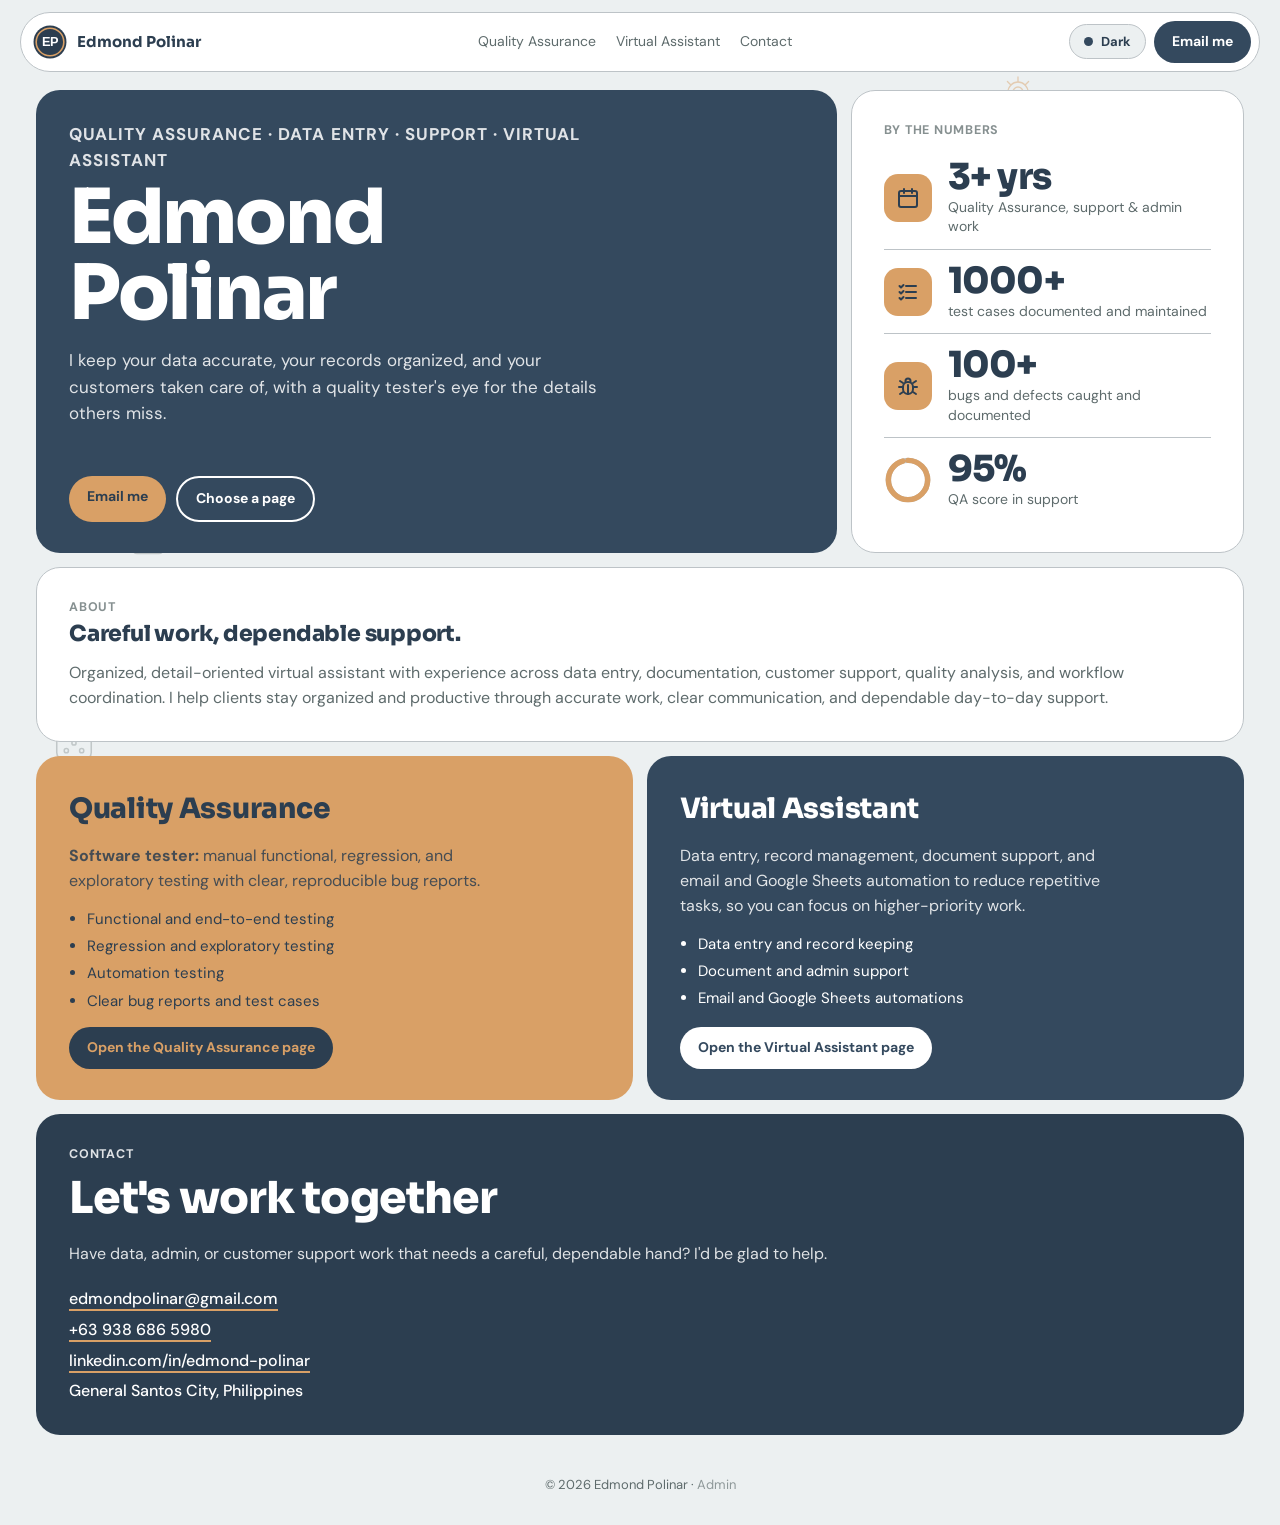
<file: index.html>
<!DOCTYPE html>
<html lang="en">
<head>
<meta charset="UTF-8">
<meta name="viewport" content="width=device-width, initial-scale=1, viewport-fit=cover">
<title>Edmond Polinar — Virtual Assistant</title>
<link rel="icon" type="image/svg+xml" href="favicon.svg">
<link rel="preconnect" href="https://fonts.googleapis.com">
<link rel="preconnect" href="https://fonts.gstatic.com" crossorigin>
<link href="https://fonts.googleapis.com/css2?family=Sora:wght@500;700;800&family=DM+Sans:wght@400;500;700&display=swap" rel="stylesheet">
<style>
:root{
  box-sizing:border-box;
  padding-top:env(safe-area-inset-top,0px);
  padding-bottom:env(safe-area-inset-bottom,0px);
  --page:#ECF0F1; --tile:#FFFFFF; --fg:#2C3E50; --soft:#5E6B6C; --line:#BDC3C7;
  --blue:#34495E; --blue-fg:#FFFFFF; --blue-soft:rgba(255,255,255,.82);
  --yel:#D9A066; --yel-fg:#2C3E50; --yel-soft:#4A3A22;
  --mint:#D5DBDE; --mint-fg:#2C3E50; --mint-soft:#34495E;
  --ink:#2C3E50; --ink-fg:#FFFFFF; --ink-soft:#BDC3C7;
}
@media (prefers-color-scheme: dark){
  :root:not([data-theme="light"]){
    --page:#1B2631; --tile:#2C3E50; --fg:#ECF0F1; --soft:#BDC3C7; --line:#3F5468;
    --blue:#4A6580; --mint:#34495E; --mint-fg:#ECF0F1; --mint-soft:#BDC3C7;
    --ink:#233140; --ink-fg:#FFFFFF; --ink-soft:#BDC3C7;
  }
}
:root[data-theme="dark"]{
  --page:#1B2631; --tile:#2C3E50; --fg:#ECF0F1; --soft:#BDC3C7; --line:#3F5468;
  --blue:#4A6580; --mint:#34495E; --mint-fg:#ECF0F1; --mint-soft:#BDC3C7;
  --ink:#233140; --ink-fg:#FFFFFF; --ink-soft:#BDC3C7;
}
html{scroll-behavior:smooth; scroll-padding-top:84px;}
*{box-sizing:border-box;}
body{margin:0; background:var(--page); color:var(--fg); font-family:'DM Sans',system-ui,sans-serif; line-height:1.55;}
h1,h2,h3,.num{font-family:'Sora',sans-serif;}
a{color:inherit;}
.wrap{max-width:1240px; margin:0 auto; padding:0 16px;}

.nav{position:sticky; top:0; top:env(safe-area-inset-top,0px); z-index:10; padding:12px 16px; padding-top:calc(12px + env(safe-area-inset-top,0px));}
.nav-in{max-width:1240px; margin:0 auto; background:var(--tile); border:1px solid var(--line); border-radius:999px; padding:8px 8px 8px 12px; display:flex; align-items:center; justify-content:space-between; gap:12px;}
.nav b{font-family:'Sora',sans-serif; font-size:15px;}
.nav .brand{display:flex; align-items:center; gap:10px; text-decoration:none; min-width:0;}
.nav .brand img{width:34px; height:34px; flex:none; display:block;}
.nav .brand b{white-space:nowrap;}
.nav .pill{white-space:nowrap;}
@media (max-width:480px){.nav .brand{gap:8px;} .nav .brand img{width:30px; height:30px;} .nav .pill{padding:10px 14px;} .nav-in{gap:8px;}}
.nav .links{display:flex; gap:20px; font-size:14px; color:var(--soft);}
.nav .links a{text-decoration:none;} .nav .links a:hover{color:var(--fg);}
.pill{display:inline-block; text-decoration:none; background:var(--blue); color:var(--blue-fg); font-weight:700; font-size:14px; padding:10px 18px; border-radius:999px;}
.pill.ghost{background:transparent; border:2px solid currentColor;}

.bento{display:grid; grid-template-columns:repeat(6,1fr); gap:14px; padding:6px 0 40px;}
.t{background:var(--tile); border:1px solid var(--line); border-radius:24px; padding:26px; color:var(--fg);}
.t.blue{background:var(--blue); color:var(--blue-fg); border-color:transparent;}
.t.yel{background:var(--yel); color:var(--yel-fg); border-color:transparent;}
.t.mint{background:var(--mint); color:var(--mint-fg); border-color:transparent;}
.t.ink{background:var(--ink); color:var(--ink-fg); border-color:transparent;}
.s2{grid-column:span 2;} .s3{grid-column:span 3;} .s4{grid-column:span 4;} .s6{grid-column:span 6;}
.r2{grid-row:span 2;}
.eyebrow{font-size:12.5px; font-weight:700; letter-spacing:.06em; text-transform:uppercase; margin:0 0 12px; opacity:.75;}

.hero{display:flex; flex-direction:column; justify-content:space-between; min-height:340px;}
.hero h1{font-size:clamp(40px,8vw,76px); line-height:1; letter-spacing:-.03em; font-weight:800; margin:6px 0 16px;}
.hero p{max-width:44ch; font-size:17px; color:var(--blue-soft); margin:0 0 22px;}
.hero .pill{background:var(--yel); color:var(--yel-fg);}
.hero .pill.ghost{background:transparent; color:var(--blue-fg);}
.hero .acts{display:flex; gap:10px; flex-wrap:wrap;}

.stat{display:flex; flex-direction:column; justify-content:flex-end; min-height:160px;}
.num{font-size:clamp(38px,6vw,56px); font-weight:800; line-height:1; letter-spacing:-.03em;}
.stat .cap{font-size:14px; margin-top:8px; opacity:.85;}
.duo{display:grid; grid-template-columns:1fr 1fr; gap:14px;}
.duo .num{font-size:clamp(32px,5vw,44px);}

h2{font-size:22px; font-weight:800; margin:0 0 10px; letter-spacing:-.01em;}
.t p{margin:0; color:var(--soft);} .t.blue p,.t.yel p,.t.mint p,.t.ink p{color:inherit; opacity:.85;}
h3{font-size:16px; font-weight:700; margin:0 0 6px;}
.svc .ic{width:38px; height:38px; border-radius:12px; background:var(--yel); color:var(--yel-fg); display:flex; align-items:center; justify-content:center; font-family:'Sora',sans-serif; font-weight:800; font-size:14px; margin-bottom:14px;}

.flow{display:flex; align-items:center; gap:10px; flex-wrap:wrap; margin-top:18px;}
.step{background:rgba(255,255,255,.14); border:1px solid rgba(255,255,255,.3); border-radius:14px; padding:12px 16px; font-weight:700; font-size:14px;}
.step.end{background:var(--yel); color:var(--yel-fg); border-color:transparent;}
.arrow{font-weight:800; opacity:.7;}

.job{display:grid; grid-template-columns:150px 1fr; gap:6px 24px; padding:22px 0; border-top:1px solid var(--line);}
.job:first-of-type{border-top:none; padding-top:6px;}
.job .when{font-weight:700; font-size:13px; color:var(--blue); letter-spacing:.02em;}
[data-theme="dark"] .job .when{color:#D9A066;}
.job h3{margin:0;} .job .co{font-size:14px; color:var(--soft); margin:2px 0 10px;}
.job ul{margin:0; padding-left:18px; color:var(--soft); font-size:14.5px;} .job li{margin-bottom:6px;}

.chips{display:flex; flex-wrap:wrap; gap:8px; margin-bottom:14px;}
.chip{font-size:13px; font-weight:500; padding:6px 12px; border-radius:999px; background:var(--page); border:1px solid var(--line);}
.grp{font-size:12px; font-weight:700; letter-spacing:.05em; text-transform:uppercase; color:var(--soft); margin:0 0 8px;}
.edu p{margin:0 0 12px;} .edu p b{display:block; color:var(--fg); font-size:14.5px;} .edu p{font-size:13.5px;}

.contact{text-align:left;}
.contact h2{font-size:clamp(28px,5vw,44px); letter-spacing:-.02em;}
.contact .rows{display:grid; gap:6px; margin-top:20px; font-size:16px; font-weight:500;}
.contact a{text-decoration:none; border-bottom:2px solid var(--yel);}
footer{text-align:center; font-size:13px; color:var(--soft); padding:0 0 30px; padding-bottom:calc(30px + env(safe-area-inset-bottom,0px));}
footer a{text-decoration:none; opacity:.65;}
footer a:hover,footer a:focus-visible{opacity:1; text-decoration:underline;}

.theme-btn{display:flex; align-items:center; gap:8px; background:var(--page); border:1px solid var(--line); border-radius:999px; padding:8px 14px; font-family:'DM Sans',sans-serif; font-size:13px; font-weight:700; color:var(--fg); cursor:pointer;}
.theme-btn:hover{opacity:.85;}
.theme-btn .dot{width:9px; height:9px; border-radius:50%; background:var(--blue);}

button.pill{border:0; cursor:pointer; font-family:'DM Sans',sans-serif;}
button.pill.ghost{color:inherit;}

/* Contact modal */
body:has(dialog[open]){overflow:hidden;}
.modal{--err-bg:#FFE3E6; --err-fg:#7A1020; border:1px solid var(--line); border-radius:24px; background:var(--tile); color:var(--fg); padding:0; width:min(520px,calc(100% - 32px)); max-height:calc(100dvh - 32px); overflow:auto; box-shadow:0 24px 60px rgba(44,62,80,.28);}
@media (prefers-color-scheme: dark){:root:not([data-theme="light"]) .modal{--err-bg:#3A1620; --err-fg:#FFB4BE;}}
:root[data-theme="dark"] .modal{--err-bg:#3A1620; --err-fg:#FFB4BE;}
.modal::backdrop{background:rgba(27,38,49,.55); backdrop-filter:blur(3px);}
.modal[open]{animation:pop .18s ease-out;}
@keyframes pop{from{opacity:0; transform:translateY(8px) scale(.98);} to{opacity:1; transform:none;}}
@media (prefers-reduced-motion: reduce){.modal[open]{animation:none;}}
.modal-in{padding:26px;}
.modal-head{display:flex; align-items:flex-start; justify-content:space-between; gap:16px; margin-bottom:6px;}
.modal-head h2{margin:0;}
.modal .eyebrow{margin-bottom:8px;}
.modal .sub{margin:0 0 20px; color:var(--soft); font-size:15px;}
.x-btn{flex:none; width:38px; height:38px; border-radius:50%; border:1px solid var(--line); background:var(--page); color:var(--fg); font-family:'DM Sans',sans-serif; font-size:22px; line-height:1; cursor:pointer; display:flex; align-items:center; justify-content:center;}
.x-btn:hover{opacity:.85;}
.frow{display:grid; grid-template-columns:1fr 1fr; gap:14px;}
.field{display:flex; flex-direction:column; gap:6px; margin-bottom:14px;}
.field label{font-size:12.5px; font-weight:700; letter-spacing:.06em; text-transform:uppercase; color:var(--soft);}
.field input,.field textarea{font:inherit; font-size:15px; color:var(--fg); background:var(--page); border:1px solid var(--line); border-radius:14px; padding:12px 14px; width:100%;}
.field textarea{min-height:130px; resize:vertical;}
.field input::placeholder,.field textarea::placeholder{color:var(--soft); opacity:.7;}
.field input:focus,.field textarea:focus{outline:2px solid var(--blue); outline-offset:1px; border-color:transparent;}
.hp{position:absolute; left:-9999px; width:1px; height:1px; opacity:0;}
.send{width:100%; padding:13px 18px; font-size:15px;}
.send[disabled]{opacity:.6; cursor:progress;}
.form-msg{margin:0 0 14px; padding:12px 14px; border-radius:14px; font-size:14px; font-weight:500; background:var(--err-bg); color:var(--err-fg);}
.form-msg a{text-decoration:none; border-bottom:2px solid var(--yel);}
.sent{background:var(--mint); color:var(--mint-fg); border-radius:18px; padding:24px;}
.sent h3{font-size:20px; margin:0 0 6px;}
.sent p{margin:0 0 18px; color:var(--mint-fg); opacity:.85;}
.sent:focus{outline:none;}

/* Admin sign-in modal */
.admin-modal{width:min(440px,calc(100% - 32px));}
.admin-modal::backdrop{background:rgba(27,38,49,.35); backdrop-filter:blur(7px);}
.admin-modal .modal-in{padding:32px;}
.admin-top{display:flex; align-items:center; justify-content:space-between; gap:16px; margin-bottom:22px;}
.admin-top b{font-family:'Sora',sans-serif; font-size:15px;}
.admin-modal .eyebrow{margin-bottom:10px;}
.admin-modal h2{font-size:30px; letter-spacing:-.02em; margin-bottom:6px;}
.admin-modal .sub{margin:0 0 22px;}
.admin-modal .back{display:inline-block; margin-top:18px; font-size:14px; color:var(--soft); text-decoration:none;}
.admin-modal .back:hover{color:var(--fg);}
.form-msg.info{background:var(--page); color:var(--fg); border:1px solid var(--line);}

/* Featured project tile + case study window */
.feat-stats{display:flex; flex-wrap:wrap; gap:10px 28px; margin:20px 0 22px; padding:0; list-style:none;}
.feat-stats li{font-size:14px; opacity:.95;}
.feat-stats b{font-family:'Sora',sans-serif; font-size:26px; font-weight:800; margin-right:6px;}
.feat-btn{background:var(--yel); color:var(--yel-fg);}
/* Drifting background icons: small work-themed line icons that float slowly across the whole page, behind all content */
.drift{position:fixed; inset:0; z-index:-1; pointer-events:none; overflow:hidden;}
.mi{position:absolute; color:var(--soft); opacity:.3; will-change:transform; animation:var(--path,miA) var(--t,60s) ease-in-out var(--dl,0s) infinite alternate;}
.mi.amb{color:var(--yel); opacity:.45;}
.mi svg{display:block; width:100%; height:100%; fill:none; stroke:currentColor; stroke-width:1.6; stroke-linecap:round; stroke-linejoin:round;}
.mi .in{width:100%; height:100%; animation:miBob var(--d,14s) ease-in-out var(--dl,0s) infinite;}
@keyframes miA{0%{transform:translate(0,0)}33%{transform:translate(32vw,-10vh)}66%{transform:translate(14vw,24vh)}100%{transform:translate(46vw,8vh)}}
@keyframes miB{0%{transform:translate(0,0)}33%{transform:translate(-28vw,14vh)}66%{transform:translate(-10vw,-18vh)}100%{transform:translate(-40vw,6vh)}}
@keyframes miC{0%{transform:translate(0,0)}50%{transform:translate(18vw,28vh)}100%{transform:translate(-14vw,10vh)}}
@keyframes miBob{0%,100%{transform:translateY(0) rotate(-6deg)}50%{transform:translateY(-16px) rotate(7deg)}}
.mi.spin .in{animation:miBob var(--d,14s) ease-in-out var(--dl,0s) infinite, miTurn 40s linear infinite;}
@keyframes miTurn{to{rotate:360deg}}
.mi.dice .in svg{animation:miRoll 9s cubic-bezier(.3,.1,.2,1) var(--dl,0s) infinite;}
@keyframes miRoll{0%,70%{transform:rotate(0)}85%{transform:rotate(380deg) scale(1.08)}100%{transform:rotate(360deg)}}
.mi.tick .in svg path.t{stroke-dasharray:30; stroke-dashoffset:30; animation:miDraw 7s ease-in-out var(--dl,0s) infinite;}
@keyframes miDraw{0%,15%{stroke-dashoffset:30}35%,85%{stroke-dashoffset:0}100%{stroke-dashoffset:30}}
@media (max-width:760px){.mi{opacity:.22}.mi.amb{opacity:.32}.mi.hide-sm{display:none}}
@media (prefers-reduced-motion:reduce){.mi,.mi .in,.mi.dice .in svg,.mi.tick .in svg path.t{animation:none !important;} .mi.tick .in svg path.t{stroke-dashoffset:0;}}

/* Featured project: animated automation demo */
.feat-grid{display:grid; grid-template-columns:minmax(0,1fr) minmax(0,1.05fr); gap:28px; align-items:center;}
@media (max-width:820px){.feat-grid{grid-template-columns:minmax(0,1fr);}}
.feat-btn{position:relative;}
.feat-btn::after{content:""; position:absolute; inset:-4px; border-radius:999px; border:2px solid var(--yel); opacity:0; animation:fxRing 2.8s ease-out infinite; pointer-events:none;}
@keyframes fxRing{0%{transform:scale(.96); opacity:.7}70%,100%{transform:scale(1.12); opacity:0}}
.fx-demo{background:rgba(0,0,0,.16); border:1px solid rgba(255,255,255,.18); border-radius:18px; padding:18px; display:flex; flex-direction:column; gap:16px; min-width:0;}
.fx-top{display:flex; justify-content:space-between; align-items:center; font-size:12px; opacity:.85; gap:8px;}
.fx-live{display:flex; align-items:center; gap:6px; font-weight:700; letter-spacing:.06em; text-transform:uppercase;}
.fx-live i{width:8px; height:8px; border-radius:50%; background:#7FD1A0; animation:fxBlink 1.4s ease-in-out infinite;}
@keyframes fxBlink{50%{opacity:.25}}
.fx-replay{background:transparent; color:inherit; border:1px solid rgba(255,255,255,.35); border-radius:99px; padding:3px 10px; font:inherit; font-size:12px; cursor:pointer;}
.fx-replay:focus-visible,.feat-btn:focus-visible{outline:3px solid var(--yel); outline-offset:3px;}
.fx-flow{display:grid; grid-template-columns:1fr 28px 1fr 28px 1fr; align-items:center;}
.fx-step{background:rgba(255,255,255,.12); border:1px solid rgba(255,255,255,.28); border-radius:14px; padding:12px 10px; font-weight:700; font-size:13.5px; text-align:center; display:flex; flex-direction:column; align-items:center; gap:8px; transition:background .35s,transform .35s,border-color .35s;}
.fx-dot{width:22px; height:22px; border-radius:50%; border:2px solid rgba(255,255,255,.5); display:grid; place-items:center; font-size:12px; transition:all .35s;}
.fx-step.now{background:rgba(255,255,255,.26); transform:translateY(-3px); border-color:#fff;}
.fx-step.now .fx-dot{border-color:var(--yel); border-top-color:transparent; animation:fxSpin .8s linear infinite;}
.fx-step.done .fx-dot{background:#7FD1A0; border-color:#7FD1A0; color:#14301F;}
.fx-step.done .fx-dot::before{content:"\2713";}
.fx-step.last.done{background:var(--yel); color:var(--yel-fg); border-color:transparent;}
@keyframes fxSpin{to{transform:rotate(360deg)}}
.fx-link{height:3px; background:rgba(255,255,255,.22); border-radius:3px; position:relative; overflow:hidden;}
.fx-link i{position:absolute; inset:0 auto 0 0; width:0; background:var(--yel); transition:width .7s ease;}
.fx-flow[data-s="1"] .l1 i,.fx-flow[data-s="2"] .l1 i,.fx-flow[data-s="3"] .l1 i,.fx-flow[data-s="4"] .l1 i{width:100%;}
.fx-flow[data-s="2"] .l2 i,.fx-flow[data-s="3"] .l2 i,.fx-flow[data-s="4"] .l2 i{width:100%;}
@media (max-width:520px){
  .fx-flow{grid-template-columns:1fr; gap:6px;}
  .fx-link{height:22px; width:3px; justify-self:center;}
  .fx-link i{width:100%; height:0; transition:height .7s ease;}
  .fx-flow[data-s="1"] .l1 i,.fx-flow[data-s="2"] .l1 i,.fx-flow[data-s="3"] .l1 i,.fx-flow[data-s="4"] .l1 i{height:100%;}
  .fx-flow[data-s="2"] .l2 i,.fx-flow[data-s="3"] .l2 i,.fx-flow[data-s="4"] .l2 i{height:100%;}
}
.fx-sheet{background:var(--tile); color:var(--fg); border-radius:12px; overflow:hidden; font-size:13px; font-variant-numeric:tabular-nums;}
.fx-sheet-h{display:flex; align-items:center; gap:8px; padding:8px 12px; background:var(--mint); color:var(--mint-fg); font-weight:700; font-size:12px;}
.fx-sheet-h i{width:10px; height:14px; border-radius:2px; background:#4CA36F; display:inline-block;}
.fx-rows{height:114px; overflow:hidden; position:relative;}
.fx-list{will-change:transform;}
.fx-list.shift{animation:fxShift .55s cubic-bezier(.2,.8,.2,1) both;}
@keyframes fxShift{from{transform:translateY(-38px)}to{transform:none}}
.fx-row{display:grid; grid-template-columns:1.1fr 1fr .9fr; gap:8px; padding:0 12px; height:38px; align-items:center; border-top:1px solid var(--line); overflow:hidden;}
.fx-row.head{height:auto; padding:8px 12px; font-size:11px; font-weight:700; letter-spacing:.05em; text-transform:uppercase; color:var(--soft); border-top:0;}
.fx-row.new{animation:fxFlash 2.2s ease-out .15s both;}
@keyframes fxFlash{0%,35%{background:color-mix(in srgb,var(--yel) 55%,transparent)}100%{background:transparent}}
.fx-cap{font-size:12px; opacity:.7; margin:0; text-align:right;}
@media (prefers-reduced-motion:reduce){
  .feat-btn::after,.fx-live i,.fx-step.now .fx-dot,.fx-row.new,.fx-list.shift{animation:none;}
  .fx-step,.fx-link i{transition:none;}
}


.cs-modal{width:min(1040px,calc(100% - 32px)); background:var(--page);}
.cs-in{padding:0 18px 20px; outline:none;}
.cs-bar{position:sticky; top:0; z-index:5; display:flex; align-items:center; justify-content:space-between; gap:12px; background:var(--page); padding:14px 0 12px;}
.cs-now{min-width:0;}
.cs-now small{display:block; font-size:11px; letter-spacing:.06em; text-transform:uppercase; font-weight:700; color:var(--soft);}
.cs-now b{display:block; font-family:'Sora',sans-serif; font-size:17px; font-weight:800; white-space:nowrap; overflow:hidden; text-overflow:ellipsis;}
.cs-act{display:flex; gap:8px; align-items:center; flex:none;}
.cs-act .pill{padding:9px 16px; font-size:13px;}
.cs-stage{position:relative;}
.cs-slide{display:none; animation:csIn .35s ease;}
.cs-slide.is-on{display:block;}
@keyframes csIn{from{opacity:0; transform:translateY(8px);} to{opacity:1; transform:none;}}
/* CRM tile: modules light up one by one */
.crm-split{display:grid; grid-template-columns:minmax(0,1fr) minmax(0,1fr); gap:28px; align-items:center;}
.crm-mods{display:grid; gap:8px; background:var(--tile); border:1px solid var(--line); border-radius:18px; padding:14px;}
.crm-mod{display:grid; grid-template-columns:28px 1fr; gap:10px; align-items:center; border:1px solid var(--line); border-radius:12px; padding:6px 10px; background:var(--tile); transition:background .35s,border-color .35s,transform .35s;}
.crm-mod svg{width:20px; height:20px; fill:none; stroke:var(--soft); stroke-width:1.8; stroke-linecap:round; stroke-linejoin:round; transition:stroke .35s;}
.crm-mod b{display:block; font-size:13px;}
.crm-mod span{display:block; color:var(--soft); font-size:12px; line-height:1.35; min-height:2.7em; opacity:0; transition:opacity .35s;}
.crm-mod.on{background:color-mix(in srgb,var(--yel) 22%,var(--tile)); border-color:var(--yel); transform:translateX(4px);}
.crm-mod.on svg{stroke:var(--fg);}
.crm-mod.on span{opacity:1;}
#crmChips .chip{transition:background .35s,color .35s,border-color .35s;}
#crmChips .chip.on{background:var(--blue); color:#fff; border-color:transparent;}
@media (max-width:820px){.crm-split{grid-template-columns:minmax(0,1fr);} .crm-mod.on{transform:none;}}
@media (prefers-reduced-motion:reduce){.crm-mod,#crmChips .chip,.crm-mod span{transition:none;}}
/* Expandable screenshots in the CRM walkthrough */
#crmModal .cs-media:has(img),#sdModal .cs-media:has(img){position:relative;}
#crmModal .cs-media img,#sdModal .cs-media img{cursor:zoom-in;}
.zm-hint{position:absolute; right:10px; bottom:10px; width:30px; height:30px; border-radius:50%; background:rgba(44,62,80,.72); display:grid; place-items:center; pointer-events:none;}
.zm-hint svg{width:16px; height:16px; fill:none; stroke:#fff; stroke-width:2; stroke-linecap:round; stroke-linejoin:round;}
.zm{border:0; padding:0; background:transparent; width:100vw; max-width:100vw; height:100dvh; max-height:100dvh; overflow:hidden; color:#fff;}
.zm::backdrop{background:rgba(27,38,49,.86); backdrop-filter:blur(4px);}
.zm-in{width:100%; height:100%; display:grid; place-items:center; padding:max(56px,env(safe-area-inset-top,0px)) max(16px,env(safe-area-inset-right,0px)) max(24px,env(safe-area-inset-bottom,0px)) max(16px,env(safe-area-inset-left,0px)); cursor:zoom-out;}
.zm img{max-width:100%; max-height:100%; object-fit:contain; border-radius:12px; box-shadow:0 24px 60px rgba(0,0,0,.45);}
.zm-x{position:absolute; top:max(12px,env(safe-area-inset-top,0px)); right:max(12px,env(safe-area-inset-right,0px)); width:40px; height:40px; border-radius:50%; border:1px solid rgba(255,255,255,.4); background:rgba(44,62,80,.7); color:#fff; font-size:22px; line-height:1; cursor:pointer;}
.zm-x:focus-visible,#crmModal .cs-media img:focus-visible,#sdModal .cs-media img:focus-visible{outline:3px solid var(--yel); outline-offset:3px;}
/* Margin effects: data streams + task checks (wide screens only) */
.edge{position:fixed; top:0; bottom:0; width:calc((100vw - 1240px) / 2); pointer-events:none; z-index:-1; overflow:hidden; display:none;}
.edge.l{left:0;} .edge.r{right:0;}
@media (min-width:1440px){.edge{display:block;}}
.ed-ln{position:absolute; top:0; bottom:0; width:1px; background:var(--line); opacity:.7;}
.ed-dot{position:absolute; left:-2px; top:-10px; width:5px; height:5px; border-radius:50%; background:var(--yel); animation:edFall linear infinite;}
@keyframes edFall{to{transform:translateY(105vh);}}
.ed-chk{position:absolute; left:20%; top:56%; display:flex; flex-direction:column; gap:12px;}
.ed-chk div{display:flex; align-items:center; gap:10px;}
.ed-chk span{width:16px; height:16px; border:1.5px solid var(--soft); border-radius:5px; display:grid; place-items:center; opacity:.55; transition:background .3s,border-color .3s,opacity .3s;}
.ed-chk span::after{content:""; width:8px; height:4px; border-left:2px solid #fff; border-bottom:2px solid #fff; transform:rotate(-45deg) translate(1px,-1px); opacity:0; transition:opacity .2s;}
.ed-chk em{display:block; height:5px; border-radius:5px; background:var(--line); opacity:.8; transition:opacity .3s;}
.ed-chk .done span{background:var(--yel); border-color:var(--yel); opacity:1;}
.ed-chk .done span::after{opacity:1;}
.ed-chk .done em{opacity:.35;}
@media (prefers-reduced-motion:reduce){.ed-dot{display:none;} .ed-chk span,.ed-chk span::after,.ed-chk em{transition:none;}}
/* Margin effects: rising bars, cursor parallax, section tracker */
.ed-bars{position:absolute; right:22%; top:60%; display:flex; align-items:flex-end; gap:7px; height:84px; border-bottom:1.5px solid var(--line);}
.ed-bars i{display:block; width:9px; height:100%; background:var(--blue); opacity:.35; border-radius:3px 3px 0 0; transform-origin:bottom; animation:edGrow ease-in-out infinite alternate;}
.ed-bars i:nth-child(odd){background:var(--yel); opacity:.55;}
@keyframes edGrow{from{transform:scaleY(.22);}to{transform:scaleY(1);}}
.ed-px{position:absolute; transform:translate(calc(var(--mx,0) * var(--d) * 1px),calc(var(--my,0) * var(--d) * 1px)); transition:transform .5s ease-out;}
.ed-px svg{display:block; width:34px; height:34px; fill:none; stroke:var(--soft); stroke-width:1.5; stroke-linecap:round; stroke-linejoin:round; opacity:.5; animation:edBob 7s ease-in-out infinite alternate;}
@keyframes edBob{to{transform:translateY(-10px);}}
.ed-trk{position:absolute; left:12px; top:14vh; height:72vh; width:2px; background:var(--line);}
.ed-trk .tk{position:absolute; left:-3px; width:8px; height:2px; background:var(--soft); opacity:.6;}
.ed-trk .pos{position:absolute; left:-5px; top:0; width:12px; height:12px; border-radius:50%; background:var(--yel); box-shadow:0 0 0 4px color-mix(in srgb,var(--yel) 25%,transparent); transition:top .25s ease-out;}
.ed-trk .lb{position:absolute; left:18px; top:-6px; font-size:11px; font-weight:700; letter-spacing:.05em; text-transform:uppercase; color:var(--soft); white-space:nowrap;}
@media (prefers-reduced-motion:reduce){.ed-bars i,.ed-px svg{animation:none;} .ed-bars i{transform:scaleY(.6);} .ed-px,.ed-trk .pos{transition:none;}}
@media (prefers-reduced-motion: reduce){.cs-slide{animation:none;}}

.cs-grid{display:grid; gap:14px; grid-template-columns:repeat(6,minmax(0,1fr));}
.cs-c{background:var(--tile); color:var(--fg); border:1px solid var(--line); border-radius:24px; padding:24px; grid-column:span 3; min-width:0;}
.cs-w{grid-column:span 6;} .cs-t{grid-column:span 2;} .cs-b{grid-column:span 4;}
.cs-c.cs-blue{background:var(--blue); color:var(--blue-fg); border-color:transparent;}
.cs-c.cs-yel{background:var(--yel); color:var(--yel-fg); border-color:transparent;}
.cs-c.cs-mint{background:var(--mint); color:var(--mint-fg); border-color:transparent;}
.cs-c h1{font-family:'Sora',sans-serif; font-size:clamp(34px,6vw,60px); line-height:1; letter-spacing:-.02em; font-weight:800; margin:0 0 16px; text-wrap:balance;}
.cs-c h2{font-size:clamp(22px,3.2vw,32px); line-height:1.1; letter-spacing:-.01em; margin:0 0 12px; text-wrap:balance;}
.cs-c h3{font-size:17px; margin:10px 0 6px;}
.cs-c p{margin:0 0 10px; color:var(--soft); font-size:15px; line-height:1.55;}
.cs-blue p,.cs-yel p,.cs-mint p{color:inherit; opacity:.9;}
.cs-c .eyebrow{margin-bottom:10px;}
.cs-big{font-family:'Sora',sans-serif; font-size:clamp(40px,6vw,56px); font-weight:800; line-height:1; margin:6px 0 8px; font-variant-numeric:tabular-nums;}
.cs-num{display:inline-grid; place-items:center; width:38px; height:38px; border-radius:12px; background:var(--yel); color:var(--yel-fg); font-family:'Sora',sans-serif; font-weight:800; font-size:14px; font-variant-numeric:tabular-nums; flex:none;}
.cs-row{display:flex; gap:10px; flex-wrap:wrap; margin-top:14px;}
.cs-modal .pill.y{background:var(--yel); color:var(--yel-fg);}
.cs-tags{display:flex; flex-wrap:wrap; gap:8px; margin-top:8px;}
.cs-tag,.cs-c code{font-family:ui-monospace,Menlo,Consolas,monospace; font-size:13px; background:var(--page); color:var(--fg); padding:3px 8px; border-radius:8px;}

.cs-steps{grid-template-columns:repeat(4,minmax(0,1fr));}
.cs-steps .cs-c{grid-column:span 1; padding:20px;}
.cs-steps .cs-c.cs-w{grid-column:span 4;}
.cs-steps .cs-c p{font-size:14px; margin:0;}
.cs-stephead{display:flex; align-items:center; gap:10px; margin-bottom:8px;}
.cs-stephead h3{margin:0;}
.cs-sheetend{display:flex; flex-wrap:wrap; gap:10px 16px; align-items:center; justify-content:space-between;}
.cs-sheetend h3{margin:0;}

.cs-sheet{overflow-x:auto; border:1px solid var(--line); border-radius:14px; margin-top:14px; background:var(--tile);}
.cs-sheet table{border-collapse:collapse; width:100%; min-width:640px; font-size:13px;}
.cs-sheet th,.cs-sheet td{padding:9px 12px; text-align:left; border-bottom:1px solid var(--line); white-space:nowrap;}
.cs-sheet th{font-family:ui-monospace,Menlo,Consolas,monospace; font-size:12px; font-weight:700; background:var(--page); color:var(--fg);}
.cs-sheet td{color:var(--soft); font-family:ui-monospace,Menlo,Consolas,monospace;}
.cs-sheet tr:last-child td{border-bottom:0;}
.cs-sheet tr.cs-new td{background:var(--mint); color:var(--mint-fg);}
.cs-c p.cs-sheetcap{font-size:13px; margin:10px 0 0;}

.cs-media{aspect-ratio:16/9; max-width:100%; background:#000; border-radius:18px; overflow:hidden; margin-top:6px;}
.cs-media video,.cs-media img{width:100%; height:100%; object-fit:contain; display:block;}

.cs-ctrl{position:sticky; bottom:0; z-index:4; display:flex; align-items:center; justify-content:center; gap:14px; margin-top:12px; padding:12px 0 2px; background:var(--page);}
.cs-dots{display:flex; gap:8px;}
.cs-dots button{width:10px; height:10px; border-radius:50%; border:0; background:var(--line); cursor:pointer; padding:0;}
.cs-dots button.is-on{background:var(--blue); width:28px; border-radius:99px;}
[data-theme="dark"] .cs-dots button.is-on{background:var(--yel);}
@media (prefers-color-scheme: dark){:root:not([data-theme="light"]) .cs-dots button.is-on{background:var(--yel);}}
.cs-count{font-size:13px; color:var(--soft); font-weight:700; font-variant-numeric:tabular-nums;}
/* Arrows sit at the left and right edges, vertically centred in the visible window. */
/* Prev/next arrows: glass buttons fixed at the vertical middle of the screen, so they never move when a slide changes height */
.cs-ar{position:fixed; top:50%; margin-top:-22px; z-index:8; width:44px; height:44px; border-radius:50%; display:grid; place-items:center; padding:0; font-size:19px; line-height:1; cursor:pointer; color:var(--fg);
  background:color-mix(in srgb,var(--fg) 8%,transparent); border:1px solid color-mix(in srgb,var(--fg) 24%,transparent);
  -webkit-backdrop-filter:blur(10px) saturate(1.5); backdrop-filter:blur(10px) saturate(1.5);
  box-shadow:inset 0 1px 0 rgba(255,255,255,.55), 0 4px 16px rgba(44,62,80,.16); transition:background .2s, transform .2s;}
.cs-ar:hover:not(:disabled){background:color-mix(in srgb,var(--fg) 16%,transparent); transform:scale(1.06);}
.cs-prev{left:calc(50% - min(520px, 50% - 16px) + 3px);} .cs-next{right:calc(50% - min(520px, 50% - 16px) + 3px);}
@media (min-width:1168px){.cs-prev{left:calc(50% - 576px);} .cs-next{right:calc(50% - 576px);}}
@media (max-width:1167px){.cs-modal .cs-in{padding-left:28px; padding-right:28px;}}
@media (max-width:760px){.cs-modal .cs-in{padding-left:24px; padding-right:24px;} .cs-ar{width:32px; height:32px; margin-top:-16px; font-size:16px;}}
@media (prefers-reduced-motion:reduce){.cs-ar{transition:none;}}
.cs-ar:disabled{opacity:.35; cursor:default;}
.cs-modal :focus-visible{outline:3px solid var(--yel); outline-offset:2px;}
.cs-c.cs-blue :focus-visible,.cs-c.cs-yel :focus-visible{outline-color:#fff;}
.cs-c.cs-yel :focus-visible{outline-color:var(--blue);}

/* CRM Event Automation: section heading, event feed and flow drawing */
.case-head{grid-column:span 6; padding:18px 6px 2px; display:flex; flex-wrap:wrap; align-items:flex-end; justify-content:space-between; gap:6px 24px;}
.case-head h2{font-size:clamp(24px,3vw,34px); margin:0;}
.case-head p{margin:0; color:var(--soft); max-width:56ch; font-size:15px;}
.ev-feed{background:rgba(0,0,0,.16); border:1px solid rgba(255,255,255,.18); border-radius:18px; padding:14px; display:flex; flex-direction:column; gap:10px; min-width:0;}
.ev-row{display:grid; grid-template-columns:150px minmax(0,1fr); gap:4px 12px; align-items:center; background:rgba(255,255,255,.1); border-radius:12px; padding:10px 12px; font-size:14px;}
.ev-row code{font-family:ui-monospace,Menlo,Consolas,monospace; font-size:12.5px; background:rgba(255,255,255,.16); padding:3px 8px; border-radius:8px; white-space:nowrap; justify-self:start;}
.ev-cap{font-size:12px; opacity:.7; margin:0; text-align:right;}
@media (max-width:480px){.ev-row{grid-template-columns:minmax(0,1fr);}}
.ev-scroll{overflow-x:auto; margin-top:6px;}
.ev-shot{aspect-ratio:55/67; margin:0 0 4px; background:var(--page);}
.ev-alert{aspect-ratio:760/210; background:var(--page);}
.ev-rowshot{aspect-ratio:1704/80; background:var(--page); border:1px solid var(--line); margin:0 0 4px;}
.ev-chap{margin-top:12px;}
.ev-flow{display:block; width:100%; min-width:620px; height:auto;}
.ev-flow .bx{fill:none; stroke:var(--soft); stroke-width:1.25;}
.ev-flow .hub{fill:color-mix(in srgb,var(--yel) 24%,transparent); stroke:var(--yel); stroke-width:2;}
.ev-flow .ln{fill:none; stroke:var(--soft); stroke-width:1.25;}
.ev-flow text{fill:var(--fg); font-family:'DM Sans',sans-serif; font-size:11.5px;}
.ev-flow .q{fill:var(--soft);}

@media (max-width:720px){
  .cs-c,.cs-t,.cs-b{grid-column:span 6; padding:20px;}
  .cs-steps{grid-template-columns:repeat(2,minmax(0,1fr));}
  .cs-steps .cs-c{grid-column:span 1; padding:16px;}
  .cs-steps .cs-c.cs-w{grid-column:span 2;}
  .cs-in{padding:0 14px 16px;}
  .cs-modal{border-radius:22px;}
  .cs-ctrl{gap:10px;}
}

@media (max-width:760px){
  .bento{grid-template-columns:1fr;}
  .s2,.s3,.s4,.s6,.r2,.case-head{grid-column:span 1; grid-row:auto;}
  .nav .links{display:none;}
  .job{grid-template-columns:1fr;}
  .stat{min-height:130px;}
}
@media (max-width:560px){
  .frow{grid-template-columns:1fr; gap:0;}
  .modal-in{padding:20px;}
}

/* Pages: home (two doors), Virtual Assistant, Quality Assurance. One index.html, switched by the URL hash (#va, #qa). */
body[data-view="home"] .bento>[data-v]:not([data-v~="home"]),
body[data-view="va"] .bento>[data-v]:not([data-v~="va"]),
body[data-view="qa"] .bento>[data-v]:not([data-v~="qa"]){display:none;}
.t[hidden]{display:none;}
.t{padding:30px 32px;}
.hero.path h1{font-size:clamp(28px,4.6vw,48px); line-height:1.08; letter-spacing:-.02em; max-width:18ch;}
.door{display:flex; flex-direction:column; gap:14px; min-height:300px; text-decoration:none;}
.door h2{font-size:28px; letter-spacing:-.01em; margin:0;}
.door p{margin:0; max-width:40ch;}
.door ul{margin:0; padding-left:18px; display:grid; gap:4px; font-size:15px;}
.door .door-go{margin-top:auto; align-self:flex-start;}
.t.blue .door-go{background:var(--blue-fg); color:var(--blue);}
.t.yel .door-go{background:var(--yel-fg); color:var(--yel);}
.door:focus-visible{outline:3px solid var(--fg); outline-offset:3px;}
.nextrow .acts{display:flex; flex-wrap:wrap; gap:10px; margin-top:12px;}
.nextrow .pill.ghost{color:var(--fg);}
.t.blue .chip,.t.yel .chip{background:rgba(255,255,255,.14); border-color:rgba(255,255,255,.35); color:inherit;}
.t.yel .chip{background:rgba(44,62,80,.10); border-color:rgba(44,62,80,.3);}
body[data-view="va"] .nx-va,body[data-view="qa"] .nx-qa{display:none;}
.nav .links a[aria-current="page"]{color:var(--fg); font-weight:700;}
.bar{display:none;}
.totop{position:fixed; right:calc(16px + env(safe-area-inset-right,0px)); bottom:calc(16px + env(safe-area-inset-bottom,0px)); z-index:12; width:46px; height:46px; border-radius:50%; background:var(--blue); color:var(--blue-fg); border:2px solid var(--page); display:grid; place-items:center; cursor:pointer;}
.totop svg{width:20px; height:20px; stroke:currentColor; fill:none; stroke-width:2.5;}
.totop[hidden]{display:none;}
@media (max-width:760px){
  .t{padding:24px;}
  .door{min-height:0;}
  .bar{display:flex; position:fixed; left:0; right:0; bottom:0; z-index:11; background:var(--tile); border-top:1px solid var(--line); padding:6px 8px calc(6px + env(safe-area-inset-bottom,0px));}
  .bar a{flex:1; padding:10px 4px; text-align:center; text-decoration:none; font-size:12.5px; font-weight:700; color:var(--soft); border-radius:10px; line-height:1.25;}
  .bar a[aria-current="page"]{color:var(--fg); background:var(--page);}
  body{padding-bottom:calc(72px + env(safe-area-inset-bottom,0px));}
  .totop{bottom:calc(80px + env(safe-area-inset-bottom,0px));}
}

/* Home: "By the numbers" tile */
.score{display:flex; flex-direction:column;}
.score .eyebrow{margin-bottom:6px;}
.srows{flex:1; display:flex; flex-direction:column; justify-content:space-between;}
.sr{display:grid; grid-template-columns:48px 1fr; gap:16px; align-items:center; padding:12px 0; border-top:1px solid var(--line);}
.sr:first-child{border-top:0;}
.sr b{display:block; font-family:'Sora',sans-serif; font-size:clamp(28px,3.4vw,36px); line-height:1.05; font-weight:800; letter-spacing:-.02em;}
.sr>div>span{display:block; font-size:14px; line-height:1.4; color:var(--soft); margin-top:2px;}
.sic{width:48px; height:48px; border-radius:14px; background:var(--yel); color:var(--yel-fg); display:grid; place-items:center;}
.sic svg{width:24px; height:24px; stroke:currentColor; fill:none; stroke-width:2; stroke-linecap:round; stroke-linejoin:round;}
.sic.ring{background:transparent;}
.sic.ring svg{width:48px; height:48px; transform:rotate(-90deg); stroke-width:5;}
.sic.ring .trk{stroke:var(--line);}
.sic.ring .val{stroke:var(--yel); stroke-dasharray:113.1; stroke-dashoffset:5.7;}
.score.go .sic.ring .val,.sr.pop .sic.ring .val{animation:ringfill 1.2s cubic-bezier(.2,.7,.2,1) both;}
@keyframes ringfill{from{stroke-dashoffset:113.1;}}
/* movement: staggered entrance, hover lift, tap to replay */
.sr{cursor:pointer; transition:transform .25s ease; outline-offset:4px;}
.sr .sic{transition:transform .3s cubic-bezier(.3,1.6,.5,1);}
.sr:hover,.sr:focus-visible{transform:translateX(5px);}
.sr:hover .sic,.sr:focus-visible .sic{transform:translateY(-3px) rotate(-8deg) scale(1.06);}
.sr:hover .sic.ring,.sr:focus-visible .sic.ring{transform:rotate(12deg) scale(1.06);}
.score.go .sr{animation:srin .6s cubic-bezier(.2,.7,.2,1) both; animation-delay:calc(var(--i,0)*110ms);}
@keyframes srin{from{opacity:0; transform:translateY(14px);}}
.sr.pop b{animation:numpop .45s cubic-bezier(.3,1.6,.5,1);}
@keyframes numpop{40%{transform:scale(1.12); transform-origin:left center;}}
.sr:hover .bug svg{animation:bugwig .5s ease-in-out;}
@keyframes bugwig{25%{transform:rotate(-14deg);}75%{transform:rotate(14deg);}}
@media (prefers-reduced-motion:reduce){
  .score.go .sr,.score.go .sic.ring .val,.sr.pop b,.sr.pop .sic.ring .val,.sr:hover .bug svg{animation:none;}
  .sr,.sr .sic{transition:none;} .sr:hover,.sr:hover .sic{transform:none;}
}
/* SauceDemo regression suite: project card + case study */
.sd-run{background:var(--page); border:1px solid var(--line); border-radius:18px; padding:14px; display:flex; flex-direction:column; gap:8px; min-width:0; font-size:14px;}
.sd-run-h{display:flex; justify-content:space-between; align-items:center; gap:10px; font-family:ui-monospace,Menlo,Consolas,monospace; font-size:12.5px; color:var(--soft); padding:2px 4px 6px;}
.sd-row{display:grid; grid-template-columns:auto minmax(0,1fr) auto; gap:10px; align-items:center; background:var(--tile); border:1px solid var(--line); border-radius:12px; padding:9px 12px;}
.sd-row code{font-family:ui-monospace,Menlo,Consolas,monospace; font-size:12px; font-weight:700; padding:3px 8px; border-radius:8px; background:var(--mint); color:var(--mint-fg);}
.sd-row span{overflow:hidden; text-overflow:ellipsis; white-space:nowrap;}
.sd-row small{font-size:12px; color:var(--soft); white-space:nowrap;}
.sd-sum{display:flex; justify-content:space-between; gap:10px; font-weight:700; padding:6px 4px 0; font-size:14px;}
.sd-cap{font-size:12px; color:var(--soft); margin:0; text-align:right;}
.sd-btns{display:flex; flex-wrap:wrap; gap:10px;}
.sd-btns .pill.ghost{color:inherit;}
.sd-ph{aspect-ratio:16/9; border:2px dashed var(--line); border-radius:18px; display:flex; align-items:center; justify-content:center; text-align:center; padding:20px; color:var(--soft); font-size:14px; margin-top:6px;}
.cs-c pre.sd-code{font-family:ui-monospace,Menlo,Consolas,monospace; font-size:12.5px; line-height:1.55; background:var(--page); color:var(--fg); border-radius:14px; padding:14px 16px; overflow:auto; margin:8px 0 0; white-space:pre;}
@media (max-width:480px){.sd-row{grid-template-columns:auto minmax(0,1fr);} .sd-row small{display:none;}}
</style>
</head>
<body data-view="home">

<div class="edge l" aria-hidden="true">
  <div class="ed-ln" style="left:30%"><i class="ed-dot" style="animation-duration:9s;animation-delay:-2s"></i><i class="ed-dot" style="animation-duration:9s;animation-delay:-6s"></i></div>
  <div class="ed-ln" style="left:68%"><i class="ed-dot" style="animation-duration:13s;animation-delay:-4s"></i><i class="ed-dot" style="animation-duration:13s;animation-delay:-10s"></i></div>
  <div class="ed-chk" id="edChk"><div><span></span><em style="width:54px"></em></div><div><span></span><em style="width:40px"></em></div><div><span></span><em style="width:62px"></em></div><div><span></span><em style="width:46px"></em></div></div>
  <div class="ed-px" style="--d:16; left:42%; top:12%"><svg viewBox="0 0 24 24"><rect x="3" y="5" width="18" height="16" rx="3"/><path d="M3 10h18M8 3v4M16 3v4"/></svg></div>
  <div class="ed-px" style="--d:-10; left:14%; top:34%"><svg viewBox="0 0 24 24"><path d="M3 6h18v12H3zM3 7l9 7 9-7"/></svg></div>
  <div class="ed-px" style="--d:22; left:50%; top:80%"><svg viewBox="0 0 24 24"><path d="M4 5h16v11H10l-5 4v-4H4z"/></svg></div>
</div>
<div class="edge r" aria-hidden="true">
  <div class="ed-ln" style="right:30%"><i class="ed-dot" style="animation-duration:11s;animation-delay:-1s"></i><i class="ed-dot" style="animation-duration:11s;animation-delay:-7s"></i></div>
  <div class="ed-ln" style="right:68%"><i class="ed-dot" style="animation-duration:8s;animation-delay:-3s"></i></div>
  <div class="ed-bars"><i style="animation-duration:2.6s"></i><i style="animation-duration:3.4s;animation-delay:-1s"></i><i style="animation-duration:2.2s;animation-delay:-.5s"></i><i style="animation-duration:3s;animation-delay:-2s"></i><i style="animation-duration:2.8s;animation-delay:-1.5s"></i></div>
  <div class="ed-px" style="--d:-18; right:38%; top:10%"><svg viewBox="0 0 24 24"><path d="M9 3h6v3H9zM6 5h12v16H6zM9 11h6M9 15h4"/></svg></div>
  <div class="ed-px" style="--d:12; right:16%; top:36%"><svg viewBox="0 0 24 24"><circle cx="12" cy="8" r="4"/><path d="M4 21c0-4 4-6 8-6s8 2 8 6"/></svg></div>
  <div class="ed-trk" id="edTrk"><div class="pos" id="edPos"></div><div class="lb" id="edLb">Intro</div></div>
</div>
<div class="drift" aria-hidden="true">
  <div class="mi dice" style="width:46px;height:46px;left:6%;top:10%;--path:miA;--t:70s;--dl:0s;--d:12s"><div class="in"><svg viewBox="0 0 48 48"><rect x="6" y="6" width="36" height="36" rx="8"/><circle cx="16" cy="16" r="2.2"/><circle cx="32" cy="16" r="2.2"/><circle cx="24" cy="24" r="2.2"/><circle cx="16" cy="32" r="2.2"/><circle cx="32" cy="32" r="2.2"/></svg></div></div>
  <div class="mi spin amb hide-sm" style="width:40px;height:40px;left:78%;top:8%;--path:miB;--t:64s;--dl:-12s;--d:14s"><div class="in"><svg viewBox="0 0 48 48"><circle cx="24" cy="24" r="6"/><path d="M24 6v6M24 36v6M6 24h6M36 24h6M11.3 11.3l4.2 4.2M32.5 32.5l4.2 4.2M36.7 11.3l-4.2 4.2M15.5 32.5l-4.2 4.2"/><circle cx="24" cy="24" r="12"/></svg></div></div>
  <div class="mi " style="width:44px;height:44px;left:20%;top:34%;--path:miC;--t:58s;--dl:-5s;--d:16s"><div class="in"><svg viewBox="0 0 48 48"><rect x="6" y="8" width="36" height="32" rx="5"/><path d="M6 19h36M6 29h36M19 8v32"/></svg></div></div>
  <div class="mi tick hide-sm" style="width:38px;height:38px;left:88%;top:30%;--path:miB;--t:75s;--dl:-30s;--d:18s"><div class="in"><svg viewBox="0 0 48 48"><rect x="7" y="7" width="34" height="34" rx="8"/><path class="t" d="M15 25l7 7 12-14"/></svg></div></div>
  <div class="mi " style="width:40px;height:40px;left:10%;top:58%;--path:miA;--t:66s;--dl:-18s;--d:20s"><div class="in"><svg viewBox="0 0 48 48"><rect x="5" y="10" width="38" height="28" rx="6"/><path d="M7 14l17 13 17-13"/></svg></div></div>
  <div class="mi  hide-sm" style="width:40px;height:40px;left:72%;top:52%;--path:miC;--t:60s;--dl:-9s;--d:12s"><div class="in"><svg viewBox="0 0 48 48"><circle cx="24" cy="24" r="17"/><path d="M24 14v10l7 5"/></svg></div></div>
  <div class="mi dice amb" style="width:42px;height:42px;left:40%;top:16%;--path:miA;--t:80s;--dl:-40s;--d:14s"><div class="in"><svg viewBox="0 0 48 48"><rect x="6" y="6" width="36" height="36" rx="8"/><circle cx="16" cy="16" r="2.2"/><circle cx="32" cy="32" r="2.2"/><circle cx="24" cy="24" r="2.2"/></svg></div></div>
  <div class="mi tick hide-sm" style="width:38px;height:38px;left:55%;top:72%;--path:miB;--t:72s;--dl:-22s;--d:16s"><div class="in"><svg viewBox="0 0 48 48"><rect x="9" y="8" width="30" height="35" rx="5"/><rect x="17" y="4" width="14" height="8" rx="3"/><path class="t" d="M17 26l5 5 9-10"/></svg></div></div>
  <div class="mi " style="width:40px;height:40px;left:30%;top:86%;--path:miC;--t:68s;--dl:-15s;--d:18s"><div class="in"><svg viewBox="0 0 48 48"><path d="M8 40V28M20 40V16M32 40V24M44 40H4"/></svg></div></div>
  <div class="mi  hide-sm" style="width:42px;height:42px;left:90%;top:76%;--path:miB;--t:62s;--dl:-3s;--d:20s"><div class="in"><svg viewBox="0 0 48 48"><path d="M8 10h32a3 3 0 013 3v18a3 3 0 01-3 3H22l-10 8v-8H8a3 3 0 01-3-3V13a3 3 0 013-3z"/><path d="M14 20h20M14 26h12"/></svg></div></div>
  <div class="mi dice" style="width:46px;height:46px;left:4%;top:80%;--path:miA;--t:78s;--dl:-27s;--d:12s"><div class="in"><svg viewBox="0 0 48 48"><rect x="6" y="6" width="36" height="36" rx="8"/><circle cx="16" cy="16" r="2.2"/><circle cx="32" cy="16" r="2.2"/><circle cx="24" cy="24" r="2.2"/><circle cx="16" cy="32" r="2.2"/><circle cx="32" cy="32" r="2.2"/></svg></div></div>
  <div class="mi spin amb hide-sm" style="width:40px;height:40px;left:60%;top:38%;--path:miC;--t:84s;--dl:-33s;--d:14s"><div class="in"><svg viewBox="0 0 48 48"><circle cx="24" cy="24" r="6"/><path d="M24 6v6M24 36v6M6 24h6M36 24h6M11.3 11.3l4.2 4.2M32.5 32.5l4.2 4.2M36.7 11.3l-4.2 4.2M15.5 32.5l-4.2 4.2"/><circle cx="24" cy="24" r="12"/></svg></div></div>
</div>
<nav class="nav"><div class="nav-in">
  <a class="brand" href="#home" aria-label="Edmond Polinar, home"><img src="favicon.svg" alt="" width="34" height="34"><b>Edmond Polinar</b></a>
  <div class="links"><a href="#qa" data-nav="qa">Quality Assurance</a><a href="#va" data-nav="va">Virtual Assistant</a><a href="#contact">Contact</a></div>
  <div style="display:flex; gap:8px; align-items:center;">
    <button class="theme-btn" id="themeBtn" type="button" aria-label="Toggle dark mode"><span class="dot"></span><span id="themeLabel">Dark</span></button>
    <a class="pill" href="mailto:edmondpolinar@gmail.com" data-open-contact>Email me</a>
  </div>
</div></nav>

<main class="wrap">
<div class="bento">

  <div class="t blue hero s4 r2" data-v="home">
    <div>
      <p class="eyebrow">Quality Assurance · Data entry · Support · Virtual Assistant</p>
      <h1>Edmond<br>Polinar</h1>
      <p>I keep your data accurate, your records organized, and your customers taken care of, with a quality tester's eye for the details others miss.</p>
    </div>
    <div class="acts"><a class="pill" href="mailto:edmondpolinar@gmail.com" data-open-contact>Email me</a><a class="pill ghost" href="#paths">Choose a page</a></div>
  </div>

  <div class="t blue hero path s4 r2" data-v="va">
    <div>
      <p class="eyebrow">Virtual Assistant</p>
      <h1>I keep your data accurate and your daily work moving.</h1>
      <p>Data entry, records, documents, and automations that remove repeat typing, so you can focus on higher-priority tasks.</p>
    </div>
    <div class="acts"><a class="pill" href="mailto:edmondpolinar@gmail.com" data-open-contact>Email me</a><a class="pill ghost" href="#qa">See Quality Assurance</a></div>
  </div>

  <div class="t blue hero path s4 r2" data-v="qa">
    <div>
      <p class="eyebrow">QA Analyst: Software Tester</p>
      <h1>I find the bugs before your customers do.</h1>
      <p>Manual functional, regression, and exploratory testing with clear, reproducible bug reports. 1000+ test cases written and maintained.</p>
    </div>
    <div class="acts"><a class="pill" href="mailto:edmondpolinar@gmail.com" data-open-contact>Email me</a><a class="pill ghost" href="#va">See Virtual Assistant</a></div>
  </div>

  <div class="t stat s2 ink" data-v="va qa"><div class="num">3+ yrs</div><div class="cap">Quality Assurance, support &amp; admin work</div></div>
  <div class="t stat s2 yel" data-v="qa"><div class="num">100+</div><div class="cap">bugs and defects caught and documented</div></div>
  <div class="t stat s2 yel" data-v="va"><div class="num">1000+</div><div class="cap">test cases documented and kept organized</div></div>

  <div class="t score s2 r2" data-v="home">
    <p class="eyebrow">By the numbers</p>
    <div class="srows">
      <div class="sr" style="--i:0" tabindex="0" role="button" aria-label="Replay animation"><span class="sic"><svg viewBox="0 0 24 24" aria-hidden="true"><rect x="3" y="5" width="18" height="16" rx="2"/><path d="M8 3v4M16 3v4M3 10h18"/></svg></span><div><b>3+ yrs</b><span>Quality Assurance, support &amp; admin work</span></div></div>
      <div class="sr" style="--i:1" tabindex="0" role="button" aria-label="Replay animation"><span class="sic"><svg viewBox="0 0 24 24" aria-hidden="true"><path d="M10 6h10M10 12h10M10 18h10"/><path d="M3.5 6l1.5 1.5L7.5 5M3.5 12l1.5 1.5L7.5 11M3.5 18l1.5 1.5L7.5 17"/></svg></span><div><b>1000+</b><span>test cases documented and maintained</span></div></div>
      <div class="sr" style="--i:2" tabindex="0" role="button" aria-label="Replay animation"><span class="sic bug"><svg viewBox="0 0 24 24" aria-hidden="true"><rect x="7" y="8" width="10" height="12" rx="5"/><path d="M9.5 8V7a2.5 2.5 0 015 0v1M12 11v9M3 13h4M17 13h4M4 7l3 2M20 7l-3 2M4 20l3-2M20 20l-3-2"/></svg></span><div><b>100+</b><span>bugs and defects caught and documented</span></div></div>
      <div class="sr" style="--i:3" tabindex="0" role="button" aria-label="Replay animation"><span class="sic ring"><svg viewBox="0 0 44 44" aria-hidden="true"><circle class="trk" cx="22" cy="22" r="18"/><circle class="val" cx="22" cy="22" r="18"/></svg></span><div><b>95%</b><span>QA score in support</span></div></div>
    </div>
  </div>

  <div class="t s6" id="about" data-v="home">
    <p class="eyebrow">About</p>
    <h2>Careful work, dependable support.</h2>
    <p>Organized, detail-oriented virtual assistant with experience across data entry, documentation, customer support, quality analysis, and workflow coordination. I help clients stay organized and productive through accurate work, clear communication, and dependable day-to-day support.</p>
  </div>

  <a class="t yel door s3" id="paths" href="#qa" data-v="home">
    <h2>Quality Assurance</h2>
    <p><b>Software tester:</b> manual functional, regression, and exploratory testing with clear, reproducible bug reports.</p>
    <ul><li>Functional and end-to-end testing</li><li>Regression and exploratory testing</li><li>Automation testing</li><li>Clear bug reports and test cases</li></ul>
    <span class="pill door-go">Open the Quality Assurance page</span>
  </a>
  <a class="t blue door s3" href="#va" data-v="home">
    <h2>Virtual Assistant</h2>
    <p>Data entry, record management, document support, and email and Google Sheets automation to reduce repetitive tasks, so you can focus on higher-priority work.</p>
    <ul><li>Data entry and record keeping</li><li>Document and admin support</li><li>Email and Google Sheets automations</li></ul>
    <span class="pill door-go">Open the Virtual Assistant page</span>
  </a>

  <div class="t svc s3" id="services" data-v="va"><div class="ic">01</div><h3>Data entry &amp; records</h3><p>Accurate data entry, verification, spreadsheet tracking, and record keeping in Google Sheets and Excel.</p></div>
  <div class="t svc s3" data-v="va"><div class="ic">02</div><h3>Admin &amp; documentation</h3><p>Document management, reporting, research, and written guides that make processes easy to follow.</p></div>
  <div class="t svc s3" data-v="va"><div class="ic">03</div><h3>Customer &amp; client support</h3><p>Chat and email support, logistics follow-up, and clear client communication.</p></div>
  <div class="t svc s3" data-v="va"><div class="ic">04</div><h3>Automation &amp; CRM follow-up</h3><p>Forms and records that land in Google Sheets on their own, plus contact records and follow-up tasks in a practice CRM.</p></div>

  <div class="t svc s3" id="qa-services" data-v="qa"><div class="ic">01</div><h3>Functional &amp; end-to-end testing</h3><p>Confirming features meet requirements and full customer journeys work from start to finish.</p></div>
  <div class="t svc s3" data-v="qa"><div class="ic">02</div><h3>Regression &amp; sanity testing</h3><p>Keeping releases stable so new changes do not break what already works.</p></div>
  <div class="t svc s3" data-v="qa"><div class="ic">03</div><h3>Exploratory testing</h3><p>Finding unexpected behavior, UI inconsistencies, and usability issues across browsers, devices, and iOS.</p></div>
  <div class="t svc s3" data-v="qa"><div class="ic">04</div><h3>Defect reports &amp; test cases</h3><p>Reproducible reports with clear steps, expected vs actual results, and screenshots, plus organized test case documentation.</p></div>

  <div class="t blue s6" id="qa-featured" data-v="qa">
    <p class="eyebrow">Featured work</p>
    <h2>Buyflow test automation</h2>
    <p>I built and ran an automated script that walks a customer buyflow from start to finish, so problems in the journey are caught before a release reaches customers.</p>
    <div class="chips" style="margin-top:16px"><span class="chip">Automated script</span><span class="chip">End-to-end customer journey</span><span class="chip">Pre-release checks</span></div>
  </div>

  <div class="t blue s6" id="featured" data-v="qa">
    <div class="feat-grid">
      <div>
        <p class="eyebrow">Featured project</p>
        <h2>Order data automation</h2>
        <p>I designed and built an automation that runs a buyflow through order submission, then stores the order data in Google Sheets automatically. It removes manual data entry and improves accuracy.</p>
        <ul class="feat-stats"><li><b data-to="8">8</b>steps automated</li><li><b data-to="1">1</b>sheet row per order</li><li><b data-to="0">0</b>manual copy-and-paste</li></ul>
        <button class="pill feat-btn" type="button" id="csOpen">Start walkthrough</button>
      </div>
      <div class="fx-demo" aria-label="Animated illustration of the automation">
        <div class="fx-top"><span class="fx-live"><i></i>Automation running</span><button class="fx-replay" type="button" id="fxReplay">Replay</button></div>
        <div class="fx-flow" id="fxFlow" data-s="4">
          <div class="fx-step done" data-i="1"><span class="fx-dot"></span>Run buyflow</div>
          <div class="fx-link l1"><i></i></div>
          <div class="fx-step done" data-i="2"><span class="fx-dot"></span>Submit order</div>
          <div class="fx-link l2"><i></i></div>
          <div class="fx-step last done" data-i="3"><span class="fx-dot"></span>Row added in Google Sheets</div>
        </div>
        <div class="fx-sheet" aria-hidden="true">
          <div class="fx-sheet-h"><i></i>Order log</div>
          <div class="fx-row head"><span>Order</span><span>Status</span><span>Logged</span></div>
          <div class="fx-rows"><div class="fx-list" id="fxRows"></div></div>
        </div>
        <p class="fx-cap">Illustration with sample order numbers</p>
      </div>
    </div>
  </div>

  <div class="t s6" id="sd-regression" data-v="qa">
    <div class="feat-grid">
      <div>
        <p class="eyebrow">Automation project &middot; Personal project</p>
        <h2>SauceDemo Regression Suite</h2>
        <p>An automated UI regression suite I built with Playwright and pytest. It checks the main shopping journey on the SauceDemo test site, from login to order confirmation, in one command.</p>
        <p style="margin-top:12px">It's organized with the Page Object Model, so when a screen changes I update one file, not every test.</p>
        <ul class="feat-stats"><li><b>31</b>automated tests</li><li><b>4</b>feature areas</li><li><b>5</b>smoke checks</li></ul>
        <div class="chips" style="margin:0 0 20px"><span class="chip">Playwright</span><span class="chip">pytest</span><span class="chip">Python</span><span class="chip">Page Object Model</span><span class="chip">Regression testing</span></div>
        <div class="sd-btns">
          <button class="pill feat-btn" type="button" id="sdOpen">Start walkthrough</button>
          <a class="pill ghost" href="https://github.com/edmondPVA/SDRegression-automation" target="_blank" rel="noopener">View code on GitHub</a>
        </div>
      </div>
      <div class="sd-run" role="img" aria-label="Illustration of a test run: login, inventory, cart and checkout tests all passed">
        <div class="sd-run-h"><span>$ pytest</span><span>Firefox</span></div>
        <div class="sd-row"><code>PASSED</code><span>Login: valid, empty and locked-out users</span><small>7 tests</small></div>
        <div class="sd-row"><code>PASSED</code><span>Inventory: sorting, cart badge, product details</span><small>15 tests</small></div>
        <div class="sd-row"><code>PASSED</code><span>Cart: added items, remove, continue shopping</span><small>4 tests</small></div>
        <div class="sd-row"><code>PASSED</code><span>Checkout: required fields, full order</span><small>5 tests</small></div>
        <div class="sd-sum"><span>31 passed</span><span>0 failed</span></div>
        <p class="sd-cap">Illustration of a full run</p>
      </div>
    </div>
  </div>
  <div class="case-head" id="case-studies" data-v="va">
    <div><p class="eyebrow" style="margin:0 0 6px">Case studies</p><h2>The CRM project, in two parts</h2></div>
    <p>I built a practice CRM, then connected it to n8n so its events run on their own.</p>
  </div>

  <div class="t mint s6" id="crm-practice" data-v="va">
    <div class="crm-split">
      <div>
        <p class="eyebrow">CRM project &middot; Part 1 &middot; Practice project</p>
        <h2>CRM Practice Simulator</h2>
        <p>A practice CRM I created with the help of AI so I could practice and rehearse day-to-day virtual assistant tasks. Fictional data, nothing is sent.</p>
        <p style="margin-top:12px">In it, I worked through the daily tasks a client hands off: adding and tagging leads, moving deals through each stage, replying to messages, booking appointments and testing follow-up automations.</p>
        <ul class="feat-stats" style="margin:16px 0 18px"><li><b>6</b>modules practiced</li><li><b>1</b>lead, contact to booking</li><li><b>0</b>real messages sent</li></ul>
        <div class="chips" id="crmChips" style="margin:0 0 20px"><span class="chip">Dashboard</span><span class="chip">Contacts</span><span class="chip">Opportunities</span><span class="chip">Conversations</span><span class="chip">Calendars</span><span class="chip">Automation</span></div>
        <button class="pill feat-btn" type="button" id="crmOpen">Start walkthrough</button>
      </div>
      <div class="crm-mods" id="crmMods" aria-hidden="true"></div>
    </div>
  </div>

  <div class="t blue s6" id="crm-events" data-v="va">
    <div class="feat-grid">
      <div>
        <p class="eyebrow">CRM project &middot; Part 2 &middot; Automation</p>
        <h2>CRM Event Automation with n8n</h2>
        <p>I connected the CRM Practice Simulator to n8n, so every new contact and every deal change is handled automatically: the right row in Google Sheets and the right email, with no copy and paste.</p>
        <p style="margin-top:12px">It also catches repeat contacts, so the same person is never logged or welcomed twice.</p>
        <ul class="feat-stats"><li><b>3</b>workflows built</li><li><b>4</b>event paths</li><li><b>2</b>CRM event types</li></ul>
        <div class="chips" style="margin:0 0 20px"><span class="chip">n8n</span><span class="chip">Webhook</span><span class="chip">Google Sheets</span><span class="chip">Gmail</span><span class="chip">Error alerts</span></div>
        <button class="pill feat-btn" type="button" id="evOpen">Start walkthrough</button>
      </div>
      <div class="ev-feed" role="img" aria-label="The four event paths: a new contact adds a row and sends a welcome email, a repeat contact adds nothing, a won deal sends a thank-you, a lost deal sends a feedback request">
        <div class="ev-row"><code>contact_created</code><span>New email: row added, welcome email sent</span></div>
        <div class="ev-row"><code>contact_created</code><span>Email already in the sheet: no second row, no second email</span></div>
        <div class="ev-row"><code>deal moved to Won</code><span>Thank-you email that names the project</span></div>
        <div class="ev-row"><code>deal moved to Lost</code><span>Feedback request email</span></div>
        <p class="ev-cap">Illustration of the four paths. Fictional contacts.</p>
      </div>
    </div>
  </div>

  <div class="t mint s6" data-v="va qa">
    <p class="eyebrow">How I work</p>
    <div class="duo" style="grid-template-columns:1fr 1fr; gap:24px;">
      <div><h3>Quick to learn new systems</h3><p>Comfortable picking up new tools, platforms, and processes fast, so I can start contributing without a long ramp-up.</p></div>
      <div><h3>Takes feedback seriously</h3><p>I treat feedback as a tool for improvement, not criticism, and apply it right away to keep raising the quality of my work.</p></div>
    </div>
  </div>

  <div class="t s6" id="work-va" data-v="va">
    <p class="eyebrow">Experience</p>
    <div class="job">
      <div class="when">FEBRUARY 2025 TO PRESENT</div>
      <div><h3>QA Analyst: Software Tester &amp; SME Assistant</h3><div class="co">LotusFlare | T-Mobile Fiber Project</div>
        <ul>
          <li>Supported the Subject Matter Expert (SME) in overseeing daily team operations, ensuring tasks were properly coordinated and business processes were consistently followed.</li>
          <li>Served as a point of contact for team members seeking clarification on project workflows, operational procedures, and application-related concerns.</li>
          <li>Assisted in monitoring team performance, task progress, and daily deliverables to help maintain productivity and meet operational targets.</li>
          <li>Coordinated with QA testers and relevant stakeholders to communicate updates, address concerns, and facilitate timely issue resolution.</li>
          <li>Prepared and maintained process documentation, reference materials, and knowledge resources to promote consistency and improve team efficiency.</li>
          <li>Guided team members through complex workflows and troubleshooting procedures, helping resolve operational questions and reduce process-related errors.</li>
          <li>Supported the onboarding and knowledge transfer of new team members by explaining project requirements, standard operating procedures, and established best practices.</li>
        </ul></div>
    </div>
    <div class="job">
      <div class="when">SEPTEMBER 2024 TO FEBRUARY 2025</div>
      <div><h3>CSR - Chat &amp; Email Support / Logistics</h3><div class="co">Red Wireless</div>
        <ul>
          <li>Customer Support: Handled customer inquiries through chat and email, providing timely responses and assistance in resolving customer concerns.</li>
          <li>Administrative Support: Maintained customer records, updated Google Sheets, and documented support tickets to ensure accurate information and proper recordkeeping.</li>
          <li>Logistics Coordination: Assisted with logistics-related operations, tracked relevant information, and coordinated follow-ups to support smooth workflow and timely issue resolution.</li>
          <li>Quality Assurance &amp; Data Accuracy: Maintained a 95% accuracy rate in handling and processing customer information, updating records, and documenting support-related data.</li>
        </ul></div>
    </div>
    <div class="job">
      <div class="when">JULY 2022 TO DECEMBER 2022</div>
      <div><h3>Office Assistant - Data Encoding &amp; Records Management (Contract)</h3><div class="co">Integrated Barangay Affairs, City Hall</div>
        <ul>
          <li>Encoded, updated, and maintained records using Microsoft Excel, ensuring data accuracy, consistency, and proper organization.</li>
          <li>Received, sorted, classified, and filed incoming documents to support efficient recordkeeping and document retrieval.</li>
        </ul></div>
    </div>
    <div class="job">
      <div class="when">JANUARY 2022 TO JUNE 2022</div>
      <div><h3>Office Assistant - Data Verification &amp; Records Management</h3><div class="co">COMELEC (Contract)</div>
        <ul>
          <li>Verified and reviewed voter information across records to ensure accuracy, completeness, and consistency.</li>
          <li>Handled confidential records and sensitive personal information with accuracy, discretion, and professionalism.</li>
        </ul></div>
    </div>
  </div>

  <div class="t s6" id="work-qa" data-v="qa">
    <p class="eyebrow">Experience</p>
    <div class="job">
      <div class="when">FEBRUARY 2025 TO PRESENT</div>
      <div><h3>Quality Assurance Analyst: Software Tester &amp; SME Assistant</h3><div class="co">LotusFlare | T-Mobile Fiber Project</div>
        <ul>
          <li>Designed an automation that stores order data in Google Sheets after a buyflow runs through order submission, and built an automated buyflow testing script.</li>
          <li>Created and maintained 1000+ detailed test cases and documentation, kept organized, accurate, and easy to follow.</li>
          <li>Identified and documented 100+ bugs and defects and caught major defects before production deployment.</li>
          <li>Created Master Information Documents on key processes and workflows to help new team members learn the project.</li>
          <li>Trained new team members on project workflows, testing procedures, and quality standards to support effective onboarding.</li>
          <li>Supported the onboarding and knowledge transfer of new team members by explaining project requirements, standard operating procedures, and established best practices.</li>
          <li>Used Postman to perform API testing by sending HTTP requests and validating response status codes, response bodies, headers, and returned data.</li>
          <li>Conducted page-by-page accessibility testing to identify accessibility issues and duplicate HTML element IDs, supporting WCAG alignment.</li>
        </ul></div>
    </div>
    <div class="job">
      <div class="when">AUG 2026 TO PRESENT</div>
      <div><h3>Independent Software QA Tester (Freelance)</h3><div class="co">uTest</div>
        <ul>
          <li>Execute manual test cases and project scenarios on web and mobile applications through crowd testing engagements</li>
          <li>Report reproducible defects with clear steps, expected vs actual results and screenshots</li>
          <li>Perform exploratory and functional testing to identify defects, unexpected behavior, UI inconsistencies, and usability issues across web browsers and iOS devices.</li>
        </ul></div>
    </div>
    <div class="job">
      <div class="when">JAN 2023 TO MAY 2024</div>
      <div><h3>Manual Tester (Outsourced)</h3><div class="co">Freelance | Self-employed</div>
        <ul>
          <li>Performed manual functional, regression and end-to-end testing for a client web application under contract</li>
          <li>Created and executed test cases, documented defects and verified bug fixes</li>
          <li>Identified, documented, and reported functional defects, UI inconsistencies, and unexpected application behavior with clear reproduction steps and supporting evidence.</li>
          <li>Conducted retesting and regression to verify bug fixes and ensure previously working functionalities remained unaffected.</li>
        </ul></div>
    </div>
  </div>

  <div class="t s3" id="tools" data-v="va qa">
    <p class="eyebrow">Tools &amp; platforms</p>
    <p class="grp">Spreadsheets &amp; documents</p><div class="chips"><span class="chip">Google Sheets</span><span class="chip">Google Workspace</span><span class="chip">Microsoft Excel</span><span class="chip">Microsoft Office</span></div>
    <p class="grp">Communication</p><div class="chips"><span class="chip">Slack</span><span class="chip">Microsoft Teams</span><span class="chip">Zoom</span><span class="chip">Skype</span><span class="chip">Outlook</span><span class="chip">WhatsApp</span><span class="chip">Missive</span></div>
    <p class="grp">CRM &amp; tracking</p><div class="chips"><span class="chip">Pipedrive</span><span class="chip">Jira</span><span class="chip">AI-Generated CRM Practice Environment</span></div>
    <p class="grp">AI tools</p><div class="chips" style="margin-bottom:0"><span class="chip">ChatGPT</span><span class="chip">Claude</span><span class="chip">Gemini</span></div>
  </div>

  <div class="t edu s3" data-v="va qa">
    <p class="eyebrow">Education &amp; certifications</p>
    <p><b>Bachelor of Physical Education</b>Cronasia Foundation College, Inc. · 2020–2024</p>
    <p><b>Emergency First Aid Training &amp; Red Cross Youth Volunteer (P.I.O.)</b>Philippine Red Cross Gensan · April 2023</p>
    <p><b>Mental Health Awareness Seminar</b>January 2024</p>
  </div>

  <div class="t mint s6 nextrow" data-v="va qa">
    <p class="eyebrow">Where to next?</p>
    <div class="acts">
      <a class="pill" href="mailto:edmondpolinar@gmail.com" data-open-contact>Email me</a>
      <a class="pill ghost nx-va" href="#va">See Virtual Assistant</a>
      <a class="pill ghost nx-qa" href="#qa">See Quality Assurance</a>
      <a class="pill ghost" href="#home">Back to start</a>
    </div>
  </div>

  <div class="t ink contact s6" id="contact">
    <p class="eyebrow">Contact</p>
    <h2>Let's work together</h2>
    <p>Have data, admin, or customer support work that needs a careful, dependable hand? I'd be glad to help.</p>
    <div class="rows">
      <div><a href="mailto:edmondpolinar@gmail.com">edmondpolinar@gmail.com</a></div>
      <div><a href="tel:+639386865980">+63 938 686 5980</a></div>
      <div><a href="https://www.linkedin.com/in/edmond-polinar-957346413/" target="_blank" rel="noopener">linkedin.com/in/edmond-polinar</a></div>
      <div>General Santos City, Philippines</div>
    </div>
  </div>

</div>
</main>
<footer>© 2026 Edmond Polinar · <a href="admin/login/" rel="nofollow" data-open-admin>Admin</a></footer>
<nav class="bar" aria-label="Quick menu"><a href="#home" data-nav="home">Home</a><a href="#qa" data-nav="qa">Quality Assurance</a><a href="#va" data-nav="va">Virtual Assistant</a><a href="#contact">Contact</a></nav>
<button class="totop" id="toTop" type="button" aria-label="Back to top" hidden><svg viewBox="0 0 24 24" aria-hidden="true"><path d="M12 19V5M5 12l7-7 7 7"/></svg></button>

<script src="admin/config.js"></script>
<script src="admin/api.js"></script>

<dialog class="modal" id="contactModal" aria-labelledby="contactTitle">
  <div class="modal-in">
    <div class="modal-head">
      <div>
        <p class="eyebrow">Contact</p>
        <h2 id="contactTitle">Email me</h2>
      </div>
      <button class="x-btn" type="button" id="contactClose" aria-label="Close">&times;</button>
    </div>

    <form id="contactForm" action="https://api.web3forms.com/submit" method="POST">
      <p class="sub">Send me a message and it goes straight to my inbox. I'll get back to you as soon as I can.</p>
      <input type="hidden" name="access_key" value="721d9f92-5b6c-4599-a4ab-0bbaf61fc5f4">
      <input type="hidden" name="from_name" value="Portfolio website">
      <input type="checkbox" name="botcheck" class="hp" tabindex="-1" autocomplete="off" aria-hidden="true">

      <div class="frow">
        <div class="field"><label for="cName">Your name</label><input id="cName" name="name" type="text" placeholder="Jane Cruz" autocomplete="name" required maxlength="100"></div>
        <div class="field"><label for="cEmail">Your email</label><input id="cEmail" name="email" type="email" placeholder="you@example.com" autocomplete="email" required maxlength="150"></div>
      </div>
      <div class="field"><label for="cSubject">Subject</label><input id="cSubject" name="subject" type="text" placeholder="What is this about?" required maxlength="150"></div>
      <div class="field"><label for="cMessage">Your message</label><textarea id="cMessage" name="message" placeholder="Tell me a bit about what you need help with." required maxlength="3000"></textarea></div>

      <p class="form-msg" id="contactMsg" role="alert" hidden></p>
      <button class="pill send" type="submit" id="contactSend">Send message</button>
    </form>

    <div class="sent" id="contactSent" role="status" tabindex="-1" hidden>
      <h3>Message sent!</h3>
      <p>Thanks for reaching out. I'll reply to you by email soon.</p>
      <button class="pill ghost" type="button" id="contactDone">Close</button>
    </div>
  </div>
</dialog>

<dialog class="modal admin-modal" id="adminModal" aria-labelledby="adminTitle">
  <div class="modal-in">
    <div class="admin-top">
      <b>Edmond Polinar</b>
      <button class="x-btn" type="button" id="adminClose" aria-label="Close">&times;</button>
    </div>
    <p class="eyebrow">Admin</p>
    <h2 id="adminTitle">Sign in</h2>
    <p class="sub">Manage your portfolio content and read your messages.</p>

    <p class="form-msg" id="adminMsg" role="alert" hidden></p>

    <form id="adminForm" novalidate>
      <div class="field">
        <label for="aEmail">Email</label>
        <input id="aEmail" name="email" type="email" autocomplete="username" inputmode="email" autocapitalize="none" spellcheck="false" required>
      </div>
      <div class="field">
        <label for="aPassword">Password</label>
        <input id="aPassword" name="password" type="password" autocomplete="current-password" required>
      </div>
      <button class="pill send" type="submit" id="adminBtn">Sign in</button>
    </form>

    <a class="back" href="#" id="adminBack">&larr; Back to portfolio</a>
  </div>
</dialog>

<dialog class="modal cs-modal" id="csModal" aria-labelledby="csTitle">
  <div class="cs-in" id="csIn" tabindex="-1">
    <header class="cs-bar">
      <div class="cs-now"><small>Case study</small><b id="csTitle" aria-live="polite">Overview</b></div>
      <div class="cs-act">
        <button class="pill" type="button" data-open-contact>Email me</button>
        <button class="x-btn" type="button" id="csClose" aria-label="Close case study">&times;</button>
      </div>
    </header>

    <div class="cs-stage" id="csStage">

      <section class="cs-slide is-on" data-title="Overview">
        <div class="cs-grid">
          <div class="cs-c cs-w cs-blue">
            <p class="eyebrow">Featured project &middot; Case study</p>
            <h1>Order logging, automated.</h1>
            <p style="max-width:560px;font-size:17px">A Playwright automation that completes a full fiber order in a QA environment, verifies every page, then records the test account in Google Sheets.</p>
            <div class="cs-row"><button class="pill y" type="button" data-cs-go="1">Start</button></div>
          </div>
          <div class="cs-c cs-t cs-yel"><div class="cs-big">8</div><p>order steps automated, start to finish</p></div>
          <div class="cs-c cs-t"><div class="cs-big">1</div><p>sheet row per successfully completed order</p></div>
          <div class="cs-c cs-t cs-mint"><div class="cs-big">0</div><p>manual copy-and-paste of test data</p></div>
          <div class="cs-c cs-w"><p class="eyebrow">In this walkthrough</p><div class="cs-tags"><span class="cs-tag">The problem</span><span class="cs-tag">The flow</span><span class="cs-tag">The logging step</span><span class="cs-tag">Results</span><span class="cs-tag">Video proof</span><span class="cs-tag">Screenshot proof</span></div></div>
        </div>
      </section>

      <section class="cs-slide" data-title="The problem">
        <div class="cs-grid">
          <div class="cs-c cs-b">
            <p class="eyebrow">Overview</p>
            <h2>Every test account meant eight manual steps.</h2>
            <p>Testers needed fresh accounts for the fiber ordering flow. Each one meant clicking through eight steps by hand, then typing the details into a tracker. It was slow and easy to get wrong.</p>
            <p>The goal: one run creates a realistic customer, completes the order, confirms the result, and saves the details automatically.</p>
          </div>
          <div class="cs-c cs-t cs-yel"><p class="eyebrow">Stack</p><div class="cs-tags"><span class="cs-tag">Python</span><span class="cs-tag">Playwright</span><span class="cs-tag">gspread</span><span class="cs-tag">Google Sheets</span></div></div>
          <div class="cs-c cs-t"><p class="eyebrow">Before</p><h3>Manual and repetitive</h3><p>Clicking through eight steps, then typing the details into a tracker.</p></div>
          <div class="cs-c cs-t cs-mint"><p class="eyebrow">After</p><h3>One automated run</h3><p>The order is completed, verified and logged without manual entry.</p></div>
          <div class="cs-c cs-t cs-blue"><p class="eyebrow">My role</p><h3>Built the automation</h3><p>Designed the flow, the checks and the sheet logging.</p></div>
        </div>
      </section>

      <section class="cs-slide" data-title="The flow">
        <div class="cs-grid cs-steps">
          <div class="cs-c cs-w"><p class="eyebrow">How it works</p><h2>Eight steps, one run</h2></div>
          <div class="cs-c"><div class="cs-stephead"><span class="cs-num">01</span><h3>Check address</h3></div><p>Types an address, picks the suggestion and a unit.</p></div>
          <div class="cs-c"><div class="cs-stephead"><span class="cs-num">02</span><h3>Choose offer</h3></div><p>Selects the first available plan.</p></div>
          <div class="cs-c"><div class="cs-stephead"><span class="cs-num">03</span><h3>Get started</h3></div><p>Generates a random name and unique email, fills the form.</p></div>
          <div class="cs-c"><div class="cs-stephead"><span class="cs-num">04</span><h3>Verify</h3></div><p>Enters the test OTP code and submits.</p></div>
          <div class="cs-c"><div class="cs-stephead"><span class="cs-num">05</span><h3>Schedule</h3></div><p>Picks the first open install slot.</p></div>
          <div class="cs-c"><div class="cs-stephead"><span class="cs-num">06</span><h3>Pay</h3></div><p>Enters a test card and checks the autopay message.</p></div>
          <div class="cs-c"><div class="cs-stephead"><span class="cs-num">07</span><h3>Review</h3></div><p>Checks every section of the order.</p></div>
          <div class="cs-c"><div class="cs-stephead"><span class="cs-num">08</span><h3>Confirm</h3></div><p>Submits and validates the confirmation page.</p></div>
          <div class="cs-c cs-w cs-mint"><div class="cs-sheetend"><h3>Then: one row added to Google Sheets</h3><span class="cs-tag">log_order_to_sheet()</span></div></div>
        </div>
      </section>

      <section class="cs-slide" data-title="What gets saved">
        <div class="cs-grid">
          <div class="cs-c cs-w">
            <p class="eyebrow">The logging step</p>
            <h2>What gets saved</h2>
            <p style="max-width:680px">After the confirmation page passes every check, <code>log_order_to_sheet()</code> signs in with a service account and appends one row to a tracker worksheet.</p>
            <div class="cs-sheet" role="region" aria-label="Tracker worksheet columns" tabindex="0">
              <table>
                <thead><tr><th>Environment</th><th>Account type</th><th>Address</th><th>Name</th><th>Email</th><th>Phone</th><th>DOB</th><th>PIN</th></tr></thead>
                <tbody><tr class="cs-new"><td>&bull;&bull;&bull;</td><td>&bull;&bull;&bull;</td><td>&bull;&bull;&bull;</td><td>&bull;&bull;&bull;</td><td>&bull;&bull;&bull;</td><td>&bull;&bull;&bull;</td><td>&bull;&bull;&bull;</td><td>&bull;&bull;&bull;</td></tr></tbody>
              </table>
            </div>
            <p class="cs-sheetcap">One new row per completed order. Values are hidden here.</p>
          </div>
          <div class="cs-c cs-b cs-mint"><p class="eyebrow">Safe by design</p><p>Logging runs only after the assertions pass, so the sheet holds working accounts only. A failed write prints a message instead of crashing the run.</p></div>
          <div class="cs-c cs-t cs-blue"><p class="eyebrow">Precision first</p><h3>Automated, never careless.</h3><p>The data saved matches exactly what was entered in the order.</p></div>
        </div>
      </section>

      <section class="cs-slide" data-title="Results">
        <div class="cs-grid">
          <div class="cs-c cs-w"><p class="eyebrow">Results</p><h2>What changed for the team</h2></div>
          <div class="cs-c cs-t cs-yel"><h3>Faster setup</h3><p>A complete test account in a single run.</p></div>
          <div class="cs-c cs-t"><h3>Fewer errors</h3><p>Data typed into the form is the data written to the sheet.</p></div>
          <div class="cs-c cs-t cs-mint"><h3>Built-in checks</h3><p>Every review and confirmation heading is asserted on each run.</p></div>
          <div class="cs-c cs-t"><h3>More efficient</h3><p>The repetitive clicking and typing is handled by the script.</p></div>
          <div class="cs-c cs-t cs-yel"><h3>Less time-consuming</h3><p>What used to take many manual steps now takes a single run.</p></div>
          <div class="cs-c cs-t cs-blue"><h3>Time to focus elsewhere</h3><p>While the automation runs, I can work on other tasks instead of waiting on it.</p></div>
        </div>
      </section>

      <section class="cs-slide" data-title="Watch it run" id="csVideoSlide">
        <div class="cs-grid"><div class="cs-c cs-w">
          <p class="eyebrow">Proof &middot; Video</p><h2>Watch it run</h2>
          <div class="cs-media"><video controls playsinline muted preload="none" poster="assets/order-logging/poster.jpg" src="assets/order-logging/clip.mp4" aria-label="Screen recording of the automation running an order and logging it to Google Sheets"></video></div>
        </div></div>
      </section>

      <section class="cs-slide" data-title="The logged result">
        <div class="cs-grid"><div class="cs-c cs-w">
          <p class="eyebrow">Proof &middot; Screenshot</p><h2>The logged result</h2>
          <div class="cs-media"><img src="assets/order-logging/sheet.jpg" loading="lazy" alt="Google Sheets tracker with the logged order rows and the sharing panel set to Restricted"></div>
        </div></div>
      </section>

      <section class="cs-slide" data-title="Let's talk">
        <div class="cs-grid">
          <div class="cs-c cs-w cs-blue">
            <p class="eyebrow">Wrap-up</p>
            <h1 style="font-size:clamp(30px,5vw,52px)">Careful work, dependable support.</h1>
            <p style="font-size:17px;max-width:560px">Need accurate data, tested workflows, or a QA eye on your process? Let's talk.</p>
            <h2 style="margin-top:22px">Want something like this for your team?</h2>
            <div class="cs-row"><button class="pill y" type="button" data-open-contact>Email me</button><button class="pill ghost" type="button" data-cs-go="0">Replay</button></div>
            <p style="font-size:13px;margin:18px 0 0">Note: All data used in this project is fictional test data, created only to demonstrate how the automation works.</p>
          </div>
        </div>
      </section>
    </div>

    <div class="cs-ctrl"><div class="cs-dots" id="csDots"></div><span class="cs-count" id="csCount"></span></div>
    <button class="cs-ar cs-prev" id="csPrev" type="button" aria-label="Previous slide">&larr;</button>
    <button class="cs-ar cs-next" id="csNext" type="button" aria-label="Next slide">&rarr;</button>
  </div>
</dialog>

<dialog class="zm" id="shotModal" aria-label="Enlarged screenshot"><button class="zm-x" type="button" id="shotClose" aria-label="Close enlarged screenshot">&times;</button><div class="zm-in" id="shotIn"><img id="shotImg" alt=""></div></dialog>
<dialog class="modal cs-modal" id="crmModal" aria-labelledby="crmTitle">
  <div class="cs-in" id="crmIn" tabindex="-1">
    <header class="cs-bar">
      <div class="cs-now"><small>Practice project</small><b id="crmTitle" aria-live="polite">Overview</b></div>
      <div class="cs-act">
        <button class="pill" type="button" data-open-contact>Email me</button>
        <button class="x-btn" type="button" id="crmClose" aria-label="Close practice project">&times;</button>
      </div>
    </header>

    <div class="cs-stage" id="crmStage">

      <section class="cs-slide is-on" data-title="Overview">
        <div class="cs-grid">
          <div class="cs-c cs-w cs-blue">
            <p class="eyebrow">Practice project &middot; fictional data</p>
            <h1>CRM Practice Simulator</h1>
            <p style="font-size:17px;max-width:560px">A practice CRM I used to rehearse day-to-day virtual assistant tasks: adding leads, tagging, moving deals, replying to messages, booking appointments and testing automations.</p>
            <div class="cs-row"><button class="pill y" type="button" data-cs-go="1">Start</button></div>
          </div>
          <div class="cs-c cs-t cs-yel"><div class="cs-big">6</div><p>modules practiced, from Dashboard to Automation</p></div>
          <div class="cs-c cs-t"><div class="cs-big">1</div><p>lead followed from first contact to a booked estimate</p></div>
          <div class="cs-c cs-t cs-mint"><div class="cs-big">0</div><p>real messages sent. Everything is simulated</p></div>
          <div class="cs-c cs-w"><p class="eyebrow">In this walkthrough</p><div class="cs-tags"><span class="cs-tag">Video</span><span class="cs-tag">Dashboard</span><span class="cs-tag">Contacts</span><span class="cs-tag">Opportunities</span><span class="cs-tag">Conversations</span><span class="cs-tag">Calendars</span><span class="cs-tag">Automation</span><span class="cs-tag">What I learned</span></div></div>
        </div>
      </section>

      <section class="cs-slide" data-title="Watch the walkthrough" id="crmVideoSlide">
        <div class="cs-grid"><div class="cs-c cs-w">
          <p class="eyebrow">Video &middot; 3 min 10 s</p><h2>Watch one lead, start to finish</h2>
          <div class="cs-media"><video controls playsinline preload="none" poster="assets/crm-simulator/poster.jpg" src="assets/crm-simulator/walkthrough.mp4" aria-label="Screen recording of the CRM practice simulator with on-screen captions"></video></div>
          <p class="sheetcap" style="font-size:13px;margin:10px 0 0">Screen recording with captions. All data is fictional.</p>
        </div></div>
      </section>

      <section class="cs-slide" data-title="Dashboard">
        <div class="cs-grid">
          <div class="cs-c">
            <p class="eyebrow">See the day at a glance</p><h2>Dashboard</h2>
            <h3>Task</h3><p>Check the day’s workload.</p>
            <h3>What I did</h3><p>Read the totals for contacts, open deals, appointments and open tasks, then recounted the open tasks after the workflows ran.</p>
            <h3>Result</h3><p>My recount matched the number on the Dashboard.</p>
          </div>
          <div class="cs-c"><div class="cs-media" style="aspect-ratio:16/10;margin-top:0"><img src="assets/crm-simulator/dashboard.jpg" loading="lazy" alt="Simulator Dashboard with totals, pipeline by stage and my tasks"></div><p style="font-size:13px;margin:10px 0 0">Screenshot from the simulator. Sample data.</p></div>
        </div>
      </section>

      <section class="cs-slide" data-title="Contacts">
        <div class="cs-grid">
          <div class="cs-c">
            <p class="eyebrow">Keep every lead in one place</p><h2>Contacts</h2>
            <h3>Task</h3><p>Set up a new lead, Lena Ortiz.</p>
            <h3>What I did</h3><p>Added her details, source, project type, budget, start date, owner and tags. Saved a note about when she likes to be called.</p>
            <h3>Result</h3><p>A complete profile that the welcome workflow tagged and gave a call task.</p>
          </div>
          <div class="cs-c"><div class="cs-media" style="aspect-ratio:16/10;margin-top:0"><img src="assets/crm-simulator/contacts.jpg" loading="lazy" alt="Lena Ortiz contact profile in the simulator"></div><p style="font-size:13px;margin:10px 0 0">Screenshot from the simulator. Sample data.</p></div>
        </div>
      </section>

      <section class="cs-slide" data-title="Opportunities">
        <div class="cs-grid">
          <div class="cs-c">
            <p class="eyebrow">Track every deal</p><h2>Opportunities</h2>
            <h3>Task</h3><p>Track Lena’s kitchen remodel.</p>
            <h3>What I did</h3><p>Created the $32,000 deal in New Lead, then moved it to Qualified after the first contact.</p>
            <h3>Result</h3><p>The pipeline totals updated for each stage.</p>
          </div>
          <div class="cs-c"><div class="cs-media" style="aspect-ratio:16/10;margin-top:0"><img src="assets/crm-simulator/opps.jpg" loading="lazy" alt="Opportunities board with the Ortiz Kitchen Remodel deal in Qualified"></div><p style="font-size:13px;margin:10px 0 0">Screenshot from the simulator. Sample data.</p></div>
        </div>
      </section>

      <section class="cs-slide" data-title="Conversations">
        <div class="cs-grid">
          <div class="cs-c">
            <p class="eyebrow">Follow up and keep the history</p><h2>Conversations</h2>
            <h3>Task</h3><p>Confirm the estimate and log Lena’s reply.</p>
            <h3>What I did</h3><p>Sent the confirmation template (simulated) and added her reply: “Please call me tomorrow afternoon.”</p>
            <h3>Result</h3><p>The reply created a call-back task automatically.</p>
          </div>
          <div class="cs-c"><div class="cs-media" style="aspect-ratio:16/10;margin-top:0"><img src="assets/crm-simulator/convo.jpg" loading="lazy" alt="Conversation with Lena Ortiz in the simulated inbox"></div><p style="font-size:13px;margin:10px 0 0">Screenshot from the simulator. Sample data.</p></div>
        </div>
      </section>

      <section class="cs-slide" data-title="Calendars">
        <div class="cs-grid">
          <div class="cs-c">
            <p class="eyebrow">Book and manage appointments</p><h2>Calendars</h2>
            <h3>Task</h3><p>Book Lena’s free estimate.</p>
            <h3>What I did</h3><p>Created the appointment for Saturday at 1:00 PM on the Free Estimates calendar.</p>
            <h3>Result</h3><p>Booking added an estimate-booked tag and a prep task for the visit.</p>
          </div>
          <div class="cs-c"><div class="cs-media" style="aspect-ratio:16/10;margin-top:0"><img src="assets/crm-simulator/calendar.jpg" loading="lazy" alt="Calendar showing the free estimate appointment"></div><p style="font-size:13px;margin:10px 0 0">Screenshot from the simulator. Sample data.</p></div>
        </div>
      </section>

      <section class="cs-slide" data-title="Automation">
        <div class="cs-grid">
          <div class="cs-c">
            <p class="eyebrow">Make follow-up repeatable</p><h2>Automation</h2>
            <h3>Task</h3><p>Understand what runs on its own.</p>
            <h3>What I did</h3><p>Tested three workflows with the test runner: new lead welcome, estimate booked and call request.</p>
            <h3>Result</h3><p>I could trace each tag and task back to the workflow that created it.</p>
          </div>
          <div class="cs-c"><div class="cs-media" style="aspect-ratio:16/10;margin-top:0"><img src="assets/crm-simulator/automation.jpg" loading="lazy" alt="New Lead Welcome workflow in the builder"></div><p style="font-size:13px;margin:10px 0 0">Screenshot from the simulator. Sample data.</p></div>
        </div>
      </section>

      <section class="cs-slide" data-title="What I learned">
        <div class="cs-grid">
          <div class="cs-c cs-w"><p class="eyebrow">Wrap-up</p><h2>What I learned</h2></div>
          <div class="cs-c cs-t cs-yel"><h3>Clean data pays off</h3><p>A wrong source or a missing tag skews follow-up and reports, so I check each field before saving.</p></div>
          <div class="cs-c cs-t"><h3>Tasks keep follow-up on time</h3><p>Every promise to a client becomes a task with a due date, so nothing is forgotten.</p></div>
          <div class="cs-c cs-t cs-mint"><h3>Automation needs checking</h3><p>I test a workflow first and confirm which tags and tasks it created.</p></div>
          <div class="cs-c cs-w cs-blue">
            <p class="eyebrow">Let's talk</p>
            <p style="font-size:17px;max-width:560px">Need someone who practices carefully and follows through? Let's talk.</p>
            <div class="cs-row"><button class="pill y" type="button" data-open-contact>Email me</button><button class="pill ghost" type="button" data-cs-go="0">Replay</button></div>
            <p style="font-size:13px;margin:18px 0 0">Note: This is a simulated practice project with fictional data. It shows how I practice, not client work.</p>
          </div>
        </div>
      </section>
    </div>

    <div class="cs-ctrl"><div class="cs-dots" id="crmDots"></div><span class="cs-count" id="crmCount"></span></div>
    <button class="cs-ar cs-prev" id="crmPrev" type="button" aria-label="Previous slide">&larr;</button>
    <button class="cs-ar cs-next" id="crmNext" type="button" aria-label="Next slide">&rarr;</button>
  </div>
</dialog>

<dialog class="modal cs-modal" id="evModal" aria-labelledby="evTitle">
  <div class="cs-in" id="evIn" tabindex="-1">
    <header class="cs-bar">
      <div class="cs-now"><small>Automation project</small><b id="evTitle" aria-live="polite">Overview</b></div>
      <div class="cs-act">
        <button class="pill" type="button" data-open-contact>Email me</button>
        <button class="x-btn" type="button" id="evClose" aria-label="Close automation project">&times;</button>
      </div>
    </header>

    <div class="cs-stage" id="evStage">

      <section class="cs-slide is-on" data-title="Overview">
        <div class="cs-grid">
          <div class="cs-c cs-w cs-blue">
            <p class="eyebrow">Automation project &middot; Part 2 of the CRM project</p>
            <h1>CRM Event Automation</h1>
            <p style="font-size:17px;max-width:560px">I connected my CRM Practice Simulator to n8n. Every new contact and every deal change now updates a Google Sheet and sends the right email on its own.</p>
            <div class="cs-row"><button class="pill y" type="button" data-cs-go="1">Start</button></div>
          </div>
          <div class="cs-c cs-t cs-yel"><div class="cs-big">3</div><p>workflows built in n8n</p></div>
          <div class="cs-c cs-t"><div class="cs-big">4</div><p>event paths: new contact, repeat contact, deal won, deal lost</p></div>
          <div class="cs-c cs-t cs-mint"><div class="cs-big">0</div><p>real customers emailed. Everything uses fictional test contacts</p></div>
          <div class="cs-c cs-w"><p class="eyebrow">In this walkthrough</p><div class="cs-tags"><span class="cs-tag">The problem</span><span class="cs-tag">How it works</span><span class="cs-tag">What I built</span><span class="cs-tag">Results</span><span class="cs-tag">What I learned</span></div></div>
        </div>
      </section>

      <section class="cs-slide" data-title="The problem">
        <div class="cs-grid">
          <div class="cs-c cs-w"><p class="eyebrow">The problem</p><h2>Manual follow-up gets missed.</h2><p>When a client handles CRM follow-up by hand, every new contact and every closed deal needs someone to remember a chain of small tasks.</p></div>
          <div class="cs-c cs-t"><h3>Leads go missing</h3><p>A new lead is added to the CRM but never copied into the contact sheet, or is copied twice.</p></div>
          <div class="cs-c cs-t"><h3>Emails go out late</h3><p>The welcome email is sent late, or not at all.</p></div>
          <div class="cs-c cs-t"><h3>Deals get no follow-up</h3><p>A deal marked Won or Lost does not trigger a thank-you or a feedback request.</p></div>
        </div>
      </section>

      <section class="cs-slide" data-title="How it works">
        <div class="cs-grid">
          <div class="cs-c cs-w">
            <p class="eyebrow">How it works</p><h2>One webhook, one router, four paths.</h2>
            <div class="ev-scroll">
            <svg class="ev-flow" viewBox="0 0 760 396" role="img" aria-label="CRM events reach a webhook. A router sends contact events to a sheet check, which adds a row and a welcome email for a new contact or updates the Last Contact date for a repeat contact. Deal events go to a Won or Lost check, which sends a thank-you or a feedback request.">
              <defs><marker id="evAr" viewBox="0 0 10 10" refX="9" refY="5" markerWidth="6" markerHeight="6" orient="auto-start-reverse"><path d="M0 0L10 5L0 10z" fill="var(--soft)"/></marker></defs>
              <g class="ln">
                <path d="M124 165H148" marker-end="url(#evAr)"/><path d="M248 165H272" marker-end="url(#evAr)"/>
                <path d="M322 139V80H384" marker-end="url(#evAr)"/><path d="M322 191V255H386" marker-end="url(#evAr)"/>
                <path d="M484 80H510" marker-end="url(#evAr)"/><path d="M606 80H634" marker-end="url(#evAr)"/>
                <path d="M558 112V134" marker-end="url(#evAr)"/><path d="M482 255H508" marker-end="url(#evAr)"/><path d="M434 287V319" marker-end="url(#evAr)"/>
              </g>
              <rect class="bx" x="24" y="139" width="100" height="52" rx="8"/><text x="74" y="162" text-anchor="middle">CRM</text><text x="74" y="177" text-anchor="middle">simulator</text>
              <rect class="bx" x="148" y="139" width="100" height="52" rx="8"/><text x="198" y="169" text-anchor="middle">Webhook</text>
              <rect class="hub" x="272" y="139" width="100" height="52" rx="8"/><text x="322" y="162" text-anchor="middle" font-weight="700">Route by</text><text x="322" y="177" text-anchor="middle" font-weight="700">event</text>
              <rect class="bx" x="384" y="54" width="100" height="52" rx="8"/><text x="434" y="76" text-anchor="middle">Check sheet</text><text x="434" y="91" text-anchor="middle">for email</text>
              <polygon class="bx" points="510,80 558,48 606,80 558,112"/><text x="558" y="84" text-anchor="middle">New contact?</text>
              <rect class="bx" x="634" y="48" width="100" height="64" rx="8"/><text x="684" y="71" text-anchor="middle">Add row and</text><text x="684" y="86" text-anchor="middle">send welcome</text><text x="684" y="101" text-anchor="middle">email</text>
              <rect class="bx" x="508" y="134" width="100" height="52" rx="8"/><text x="558" y="156" text-anchor="middle">Update Last</text><text x="558" y="171" text-anchor="middle">Contact date</text>
              <polygon class="bx" points="386,255 434,223 482,255 434,287"/><text x="434" y="259" text-anchor="middle">Won or Lost?</text>
              <rect class="bx" x="508" y="229" width="100" height="52" rx="8"/><text x="558" y="251" text-anchor="middle">Thank-you</text><text x="558" y="266" text-anchor="middle">email</text>
              <rect class="bx" x="384" y="319" width="100" height="52" rx="8"/><text x="434" y="341" text-anchor="middle">Feedback</text><text x="434" y="356" text-anchor="middle">request</text>
              <text class="q" x="330" y="72">Contact</text><text class="q" x="328" y="247">Deal stage</text>
              <text class="q" x="620" y="72" text-anchor="middle">yes</text><text class="q" x="566" y="126">no</text>
              <text class="q" x="491" y="247" text-anchor="middle">Won</text><text class="q" x="442" y="308">Lost</text>
            </svg>
            </div>
            <p style="font-size:13px;margin:10px 0 0">A contact event is checked against the sheet before anything is written. A deal event goes to the Won or Lost branch and then to the matching email.</p>
          </div>
        </div>
      </section>

      <section class="cs-slide" data-title="What I built">
        <div class="cs-grid">
          <div class="cs-c cs-w">
            <p class="eyebrow">What I built</p><h2>Three workflows in n8n</h2>
            <div class="cs-sheet"><table>
              <thead><tr><th>Workflow</th><th>Trigger</th><th>What it does</th><th>Status</th></tr></thead>
              <tbody>
                <tr><td>CRM events</td><td>Webhook from the simulator</td><td>Routes each event, adds or checks the contact row, sends the right email</td><td>Tested</td></tr>
                <tr><td>Daily stale-lead digest</td><td>Every day, 9 AM Manila</td><td>Finds leads not contacted in 3+ days and emails one summary</td><td>Ran successfully</td></tr>
                <tr><td>Error alert</td><td>Any workflow failing</td><td>Emails the workflow name, the failed step and a link to the run</td><td>Tested with sample data</td></tr>
              </tbody></table></div>
            <div class="cs-tags" style="margin-top:14px"><span class="cs-tag">Webhook</span><span class="cs-tag">Switch</span><span class="cs-tag">Google Sheets</span><span class="cs-tag">Gmail</span><span class="cs-tag">Schedule</span><span class="cs-tag">Error Trigger</span></div>
          </div>
        </div>
      </section>

      <section class="cs-slide" data-title="Watch it run" id="evVideoSlide">
        <div class="cs-grid"><div class="cs-c cs-w">
          <p class="eyebrow">Proof &middot; Video &middot; 2 min 46 s</p><h2>Watch it run, event by event</h2>
          <div class="cs-media"><video id="evVideo" controls playsinline muted preload="none" poster="assets/crm-events/poster.jpg" src="assets/crm-events/demo.mp4" aria-label="Screen recording of the CRM practice simulator sending events to n8n, with the sheet and Gmail updating"></video></div>
          <div class="cs-row ev-chap" role="group" aria-label="Jump to a part of the video">
            <button class="pill ghost" type="button" data-seek="0">New contact</button>
            <button class="pill ghost" type="button" data-seek="30">Welcome email</button>
            <button class="pill ghost" type="button" data-seek="42">Deal won</button>
            <button class="pill ghost" type="button" data-seek="80">Deal lost</button>
            <button class="pill ghost" type="button" data-seek="110">Repeat contact</button>
          </div>
          <p class="cs-sheetcap">Screen recording, no audio. All contacts and emails are fictional.</p>
        </div></div>
      </section>

      <section class="cs-slide" data-title="Proof">
        <div class="cs-grid">
          <div class="cs-c cs-w"><p class="eyebrow">Proof &middot; Screenshots</p><h2>What lands in the inbox</h2><p>Each email is sent by n8n from a Gmail account, using the data from the CRM event.</p></div>
          <div class="cs-c cs-t"><div class="cs-media ev-shot"><img src="assets/crm-events/email-welcome.jpg" loading="lazy" alt="Welcome email from Cedar and Co. addressed to Ethan, with a three-step list of what to expect"></div><h3>New contact</h3><p>Welcome email with the next steps.</p></div>
          <div class="cs-c cs-t"><div class="cs-media ev-shot"><img src="assets/crm-events/email-thanks.jpg" loading="lazy" alt="Thank-you email addressed to Ethan that names the Bathroom project"></div><h3>Deal moved to Won</h3><p>Thank-you email that names the project.</p></div>
          <div class="cs-c cs-t"><div class="cs-media ev-shot"><img src="assets/crm-events/email-feedback.jpg" loading="lazy" alt="Feedback request email addressed to Ethan about the Bathroom project"></div><h3>Deal moved to Lost</h3><p>A short, polite feedback request.</p></div>
          <div class="cs-c cs-w"><div class="cs-media ev-rowshot"><img src="assets/crm-events/sheet-repeat.jpg" loading="lazy" alt="Google Sheet with one row for Ethan Jade after the same contact was added a second time"></div><h3>Repeat contact</h3><p>The same contact added again: still one row in the sheet and no second welcome email. n8n updates the Last Contact date instead.</p></div>
        </div>
      </section>

      <section class="cs-slide" data-title="Safety nets">
        <div class="cs-grid">
          <div class="cs-c cs-w"><p class="eyebrow">Safety nets</p><h2>When something is stale or breaks</h2></div>
          <div class="cs-c cs-yel"><h3>Daily stale-lead digest</h3><p>Every morning at 9 AM (Manila) n8n reads the sheet, finds leads not contacted in 3 or more days, and sends one summary email instead of me checking by hand.</p><p>Ran successfully when I tested it with sample rows.</p></div>
          <div class="cs-c"><div class="cs-media ev-alert"><img src="assets/crm-events/email-error.jpg" loading="lazy" alt="Error alert email naming the workflow, the failed step and a link to open the execution in n8n"></div><h3>Error alert</h3><p>If a workflow fails, I get an email with its name, the step that failed and a link to the run. Shown here with n8n's sample data.</p></div>
        </div>
      </section>

      <section class="cs-slide" data-title="Results">
        <div class="cs-grid">
          <div class="cs-c cs-w">
            <p class="eyebrow">Results</p><h2>Tested from the click to the inbox</h2>
            <div class="cs-sheet"><table>
              <thead><tr><th>Scenario</th><th>Outcome</th></tr></thead>
              <tbody>
                <tr><td>Add a new contact</td><td>Row added, welcome email sent</td></tr>
                <tr><td>Repeat contact</td><td>No second row, no second welcome email</td></tr>
                <tr><td>Deal moved to Won</td><td>Thank-you email naming the project</td></tr>
                <tr><td>Deal moved to Lost</td><td>Feedback request email</td></tr>
              </tbody></table></div>
            <p class="cs-sheetcap">All contacts are fictional. I did not measure time saved, so I am not claiming a figure.</p>
          </div>
        </div>
      </section>

      <section class="cs-slide" data-title="What I learned">
        <div class="cs-grid">
          <div class="cs-c cs-w"><p class="eyebrow">Wrap-up</p><h2>What I learned</h2></div>
          <div class="cs-c cs-t cs-yel"><h3>Test the whole path</h3><p>I run the full flow from the CRM to the inbox, not one step at a time.</p></div>
          <div class="cs-c cs-t"><h3>Small settings matter</h3><p>A field set to plain text instead of an expression broke emails, so I check each field in the run log.</p></div>
          <div class="cs-c cs-t cs-mint"><h3>Plan for failures</h3><p>An error alert emails me when a workflow breaks, and a repeat check stops contacts being logged twice.</p></div>
          <div class="cs-c cs-w cs-blue">
            <p class="eyebrow">Let's talk</p>
            <p style="font-size:17px;max-width:560px">Want follow-up like this running for your team? Let's talk.</p>
            <div class="cs-row"><button class="pill y" type="button" data-open-contact>Email me</button><button class="pill ghost" type="button" data-cs-go="0">Replay</button></div>
            <p style="font-size:13px;margin:18px 0 0">Note: This is a practice project built on a simulated CRM with fictional data. It shows how I build and test automations, not client work.</p>
          </div>
        </div>
      </section>
    </div>

    <div class="cs-ctrl"><div class="cs-dots" id="evDots"></div><span class="cs-count" id="evCount"></span></div>
    <button class="cs-ar cs-prev" id="evPrev" type="button" aria-label="Previous slide">&larr;</button>
    <button class="cs-ar cs-next" id="evNext" type="button" aria-label="Next slide">&rarr;</button>
  </div>
</dialog>

<dialog class="modal cs-modal" id="sdModal" aria-labelledby="sdTitle">
  <div class="cs-in" id="sdIn" tabindex="-1">
    <header class="cs-bar">
      <div class="cs-now"><small>Automation project</small><b id="sdTitle" aria-live="polite">Overview</b></div>
      <div class="cs-act">
        <button class="pill" type="button" data-open-contact>Email me</button>
        <button class="x-btn" type="button" id="sdClose" aria-label="Close automation project">&times;</button>
      </div>
    </header>

    <div class="cs-stage" id="sdStage">

      <section class="cs-slide is-on" data-title="Overview">
        <div class="cs-grid">
          <div class="cs-c cs-w cs-blue">
            <p class="eyebrow">Automation project &middot; Personal project</p>
            <h1>SauceDemo Regression Suite</h1>
            <p style="font-size:17px;max-width:560px">I automated the regression checks for a demo online store. One command now tests login, products, cart and checkout, and saves evidence when something breaks.</p>
            <div class="cs-row"><button class="pill y" type="button" data-cs-go="1">Start</button></div>
          </div>
          <div class="cs-c cs-t cs-yel"><div class="cs-big">31</div><p>automated tests across the shopping journey</p></div>
          <div class="cs-c cs-t"><div class="cs-big">4</div><p>feature areas: login, inventory, cart, checkout</p></div>
          <div class="cs-c cs-t cs-mint"><div class="cs-big">5</div><p>smoke checks for a quick sanity run</p></div>
          <div class="cs-c cs-w"><p class="eyebrow">In this walkthrough</p><div class="cs-tags"><span class="cs-tag">The problem</span><span class="cs-tag">What I test</span><span class="cs-tag">How it's built</span><span class="cs-tag">Proof</span><span class="cs-tag">When a test fails</span><span class="cs-tag">What I learned</span></div></div>
        </div>
      </section>

      <section class="cs-slide" data-title="The problem">
        <div class="cs-grid">
          <div class="cs-c cs-w"><p class="eyebrow">The problem</p><h2>Manual regression is slow and easy to skip.</h2><p>Before every release, someone has to re-check that the features that already worked still work. Done by hand, it's the same clicks every time.</p></div>
          <div class="cs-c cs-t"><h3>It takes time</h3><p>Logging in, sorting, adding to cart and checking out, over and over for each release.</p></div>
          <div class="cs-c cs-t"><h3>Steps get missed</h3><p>When a deadline is close, the "it worked last time" checks are the first to be skipped.</p></div>
          <div class="cs-c cs-t"><h3>Results vary</h3><p>Two testers can check the same screen in different ways. A script checks it the same way every time.</p></div>
        </div>
      </section>

      <section class="cs-slide" data-title="What I test">
        <div class="cs-grid">
          <div class="cs-c cs-w"><p class="eyebrow">What I test</p><h2>The full shopping journey, in four areas.</h2></div>
          <div class="cs-c cs-yel"><h3>Login &middot; 7 tests</h3><p>Page loads, valid login, empty fields, wrong password and a locked-out user, each with the right error message.</p></div>
          <div class="cs-c"><h3>Inventory &middot; 15 tests</h3><p>Menu links, sorting by name and price, the cart badge count, add and remove buttons, and product details.</p></div>
          <div class="cs-c"><h3>Cart &middot; 4 tests</h3><p>Added items show up with the right names, items can be removed, and Continue Shopping goes back.</p></div>
          <div class="cs-c cs-mint"><h3>Checkout &middot; 5 tests</h3><p>Each required field is checked, then a full order goes through to the confirmation page.</p></div>
        </div>
      </section>

      <section class="cs-slide" data-title="How it's built">
        <div class="cs-grid">
          <div class="cs-c cs-w"><p class="eyebrow">How it's built</p><h2>Page objects, shared setup, reusable checks.</h2></div>
          <div class="cs-c cs-t"><h3>Page Object Model</h3><p>Each screen has its own file in <code>pages/</code> with its locators and actions. If a button changes, I fix it in one place.</p></div>
          <div class="cs-c cs-t"><h3>Shared fixtures</h3><p><code>conftest.py</code> handles login and getting to checkout, so each test starts where it needs to and stays short.</p></div>
          <div class="cs-c cs-t"><h3>Parametrized tests</h3><p>One test checks several inputs, like every login error, without copying the same code.</p></div>
          <div class="cs-c cs-w">
            <p class="eyebrow">Example: one test, four login errors</p>
<pre class="sd-code">@pytest.mark.parametrize("user, pwd, message", [
    ("", "secret_sauce", "Username is required"),
    ("standard_user", "", "Password is required"),
    ("normal_user", "secret_password", "Username and password do not match"),
    ("locked_out_user", "secret_sauce", "this user has been locked out"),
])
def test_login_errors(page, user, pwd, message): ...</pre>
          </div>
        </div>
      </section>

      <section class="cs-slide" data-title="Proof">
        <div class="cs-grid">
          <div class="cs-c cs-w"><p class="eyebrow">Proof</p><h2>See it run.</h2><p>Recorded and captured on my PC. Click a screenshot to enlarge it.</p></div>
          <div class="cs-c cs-w"><div class="cs-media"><video controls playsinline muted preload="none" poster="assets/sd-regression/poster.jpg" src="assets/sd-regression/run.mp4" aria-label="Screen recording: the checkout tests running in a visible Firefox window, then the smoke run and the rest of the suite in the PyCharm terminal"></video></div><h3>Video</h3><p>First, <code>pytest tests/test_checkout.py --headed</code> so you can watch Firefox log in, shop and check out by itself. Then the suite split in two: <code>pytest -m smoke</code> (5 passed in 8 seconds) and <code>pytest -m "not smoke"</code> (the other 26 passed).</p></div>
          <div class="cs-c"><div class="cs-media"><img src="assets/sd-regression/full-run.jpg" loading="lazy" alt="PyCharm terminal after running pytest: 31 tests collected, 31 passed in 46.79 seconds"></div><h3>Full regression run</h3><p>All 31 tests passed in about 47 seconds.</p></div>
          <div class="cs-c"><div class="cs-media"><img src="assets/sd-regression/smoke-run.jpg" loading="lazy" alt="PyCharm terminal after running pytest -m smoke: 5 passed, 26 deselected in 8.44 seconds"></div><h3>Smoke run</h3><p>The 5 quick sanity checks passed in about 8 seconds, for a fast "is the site basically working?" answer.</p></div>
        </div>
      </section>

      <section class="cs-slide" data-title="When a test fails">
        <div class="cs-grid">
          <div class="cs-c cs-w"><p class="eyebrow">When a test fails</p><h2>Evidence is saved automatically.</h2><p>A failed test is only useful if you can see why. The suite keeps what a developer needs to reproduce the bug.</p></div>
          <div class="cs-c cs-t cs-yel"><h3>Screenshot</h3><p>The exact screen at the moment the test failed.</p></div>
          <div class="cs-c cs-t"><h3>Video and trace</h3><p>A recording plus a step-by-step trace I can replay with <code>playwright show-trace</code>.</p></div>
          <div class="cs-c cs-t cs-mint"><h3>JUnit report</h3><p>A <code>junit.xml</code> file that other tools can read to show what passed and failed.</p></div>
        </div>
      </section>

      <section class="cs-slide" data-title="What I learned">
        <div class="cs-grid">
          <div class="cs-c cs-w"><p class="eyebrow">Wrap-up</p><h2>What I learned</h2></div>
          <div class="cs-c cs-t cs-yel"><h3>Every test needs a check</h3><p>A test that clicks through without asserting anything always passes. I went back and added a clear check to each one.</p></div>
          <div class="cs-c cs-t"><h3>Structure saves time</h3><p>Page objects and fixtures made new tests quick to add and easy to read.</p></div>
          <div class="cs-c cs-t cs-mint"><h3>Manual skills carry over</h3><p>My test case writing as a manual tester shaped what each automated test covers.</p></div>
          <div class="cs-c cs-w cs-blue">
            <p class="eyebrow">Let's talk</p>
            <p style="font-size:17px;max-width:560px">Need regression checks that run the same way every release? Let's talk.</p>
            <div class="cs-row"><button class="pill y" type="button" data-open-contact>Email me</button><a class="pill ghost" href="https://github.com/edmondPVA/SDRegression-automation" target="_blank" rel="noopener">View code</a><button class="pill ghost" type="button" data-cs-go="0">Replay</button></div>
            <p style="font-size:13px;margin:18px 0 0">Note: SauceDemo is a public demo store made for testing practice. This is a personal project, not client work.</p>
          </div>
        </div>
      </section>
    </div>

    <div class="cs-ctrl"><div class="cs-dots" id="sdDots"></div><span class="cs-count" id="sdCount"></span></div>
    <button class="cs-ar cs-prev" id="sdPrev" type="button" aria-label="Previous slide">&larr;</button>
    <button class="cs-ar cs-next" id="sdNext" type="button" aria-label="Next slide">&rarr;</button>
  </div>
</dialog>

<script>
(function(){
  var root = document.documentElement;
  var btn = document.getElementById('themeBtn');
  var label = document.getElementById('themeLabel');
  var saved = null;
  try { saved = localStorage.getItem('ep-theme'); } catch(e) {}
  function apply(theme){
    if(theme === 'dark' || theme === 'light'){
      root.setAttribute('data-theme', theme);
    } else {
      root.removeAttribute('data-theme');
    }
    var isDark = theme === 'dark' || (theme !== 'light' && window.matchMedia('(prefers-color-scheme: dark)').matches);
    label.textContent = isDark ? 'Light' : 'Dark';
  }
  apply(saved);
  btn.addEventListener('click', function(){
    var current = root.getAttribute('data-theme');
    var isDark = current === 'dark' || (!current && window.matchMedia('(prefers-color-scheme: dark)').matches);
    var next = isDark ? 'light' : 'dark';
    apply(next);
    try { localStorage.setItem('ep-theme', next); } catch(e) {}
  });
})();

/* Email me modal. If <dialog> is unsupported, the plain mailto: links keep working. */
(function(){
  var modal = document.getElementById('contactModal');
  if(!modal || typeof modal.showModal !== 'function') return;
  var form = document.getElementById('contactForm');
  var sendBtn = document.getElementById('contactSend');
  var msg = document.getElementById('contactMsg');
  var sent = document.getElementById('contactSent');
  var EMAIL = 'edmondpolinar@gmail.com';

  function clearMsg(){ msg.hidden = true; msg.textContent = ''; }
  function showError(text){
    msg.textContent = text + ' You can also email me directly at ';
    var a = document.createElement('a');
    a.href = 'mailto:' + EMAIL; a.textContent = EMAIL;
    msg.appendChild(a); msg.appendChild(document.createTextNode('.'));
    msg.hidden = false;
  }
  /* Saves a copy of the message to the private admin inbox (Supabase).
     Visitors can only add messages; the database rules stop them reading anything. */
  function saveToInbox(p){
    var c = window.PORTFOLIO_SUPABASE;
    if(!c || !c.url || !c.key) return Promise.reject(new Error('inbox not configured'));
    return fetch(c.url + '/rest/v1/messages', {
      method: 'POST',
      headers: {'Content-Type': 'application/json', 'apikey': c.key, 'Prefer': 'return=minimal'},
      body: JSON.stringify({name: p.name, email: p.email, subject: p.subject, message: p.message})
    }).then(function(r){ if(!r.ok) throw new Error('inbox ' + r.status); return true; });
  }
  function openModal(){
    form.hidden = false; sent.hidden = true; clearMsg();
    modal.showModal();
  }

  Array.prototype.forEach.call(document.querySelectorAll('[data-open-contact]'), function(el){
    el.addEventListener('click', function(e){ e.preventDefault(); openModal(); });
  });
  document.getElementById('contactClose').addEventListener('click', function(){ modal.close(); });
  document.getElementById('contactDone').addEventListener('click', function(){ modal.close(); });
  modal.addEventListener('click', function(e){ if(e.target === modal) modal.close(); });

  form.addEventListener('submit', function(e){
    e.preventDefault();
    clearMsg();
    var data = new FormData(form);
    if(data.get('botcheck')) return;
    var key = String(data.get('access_key') || '');
    if(!key || key.indexOf('YOUR_ACCESS_KEY') === 0){
      showError('The contact form is not set up yet.');
      return;
    }
    var payload = {};
    data.forEach(function(v, k){ payload[k] = v; });
    sendBtn.disabled = true; sendBtn.textContent = 'Sending…';

    // Two independent deliveries: the email notification (Web3Forms) and the dashboard inbox.
    // The visitor sees success if EITHER worked, so a hiccup in one never loses their message.
    var emailSent = fetch(form.action, {
      method: 'POST',
      headers: {'Content-Type': 'application/json', 'Accept': 'application/json'},
      body: JSON.stringify(payload)
    }).then(function(r){ return r.json().then(function(j){ return r.ok && j.success === true; }); });
    var inboxSaved = saveToInbox(payload);

    Promise.allSettled([emailSent, inboxSaved]).then(function(res){
      var emailOk = res[0].status === 'fulfilled' && res[0].value === true;
      var inboxOk = res[1].status === 'fulfilled';
      if(emailOk || inboxOk){
        form.reset(); form.hidden = true; sent.hidden = false; sent.focus();
      } else {
        showError('Sorry, your message could not be sent. Please check your connection and try again.');
      }
      sendBtn.disabled = false; sendBtn.textContent = 'Send message';
    });
  });
})();

/* Admin sign-in modal. If <dialog> or the admin client is unavailable, the footer link
   simply goes to the regular sign-in page. */
(function(){
  var modal = document.getElementById('adminModal');
  var API = window.AdminAPI;
  if(!modal || typeof modal.showModal !== 'function' || !API) return;

  var DASHBOARD = 'admin/';
  var form = document.getElementById('adminForm');
  var btn = document.getElementById('adminBtn');
  var msg = document.getElementById('adminMsg');
  var emailEl = document.getElementById('aEmail');
  var passEl = document.getElementById('aPassword');

  function show(text, info){ msg.textContent = text; msg.classList.toggle('info', !!info); msg.hidden = false; }
  function hide(){ msg.hidden = true; msg.textContent = ''; }
  function busy(on){ btn.disabled = on; btn.textContent = on ? 'Signing in\u2026' : 'Sign in'; }
  function hasSession(){ try { return !!localStorage.getItem('ep-admin-session'); } catch(e){ return false; } }
  function openModal(text, info){
    hide(); busy(false); passEl.value = '';
    if(text) show(text, info);
    if(!modal.open) modal.showModal();
    emailEl.focus();
  }

  Array.prototype.forEach.call(document.querySelectorAll('[data-open-admin]'), function(el){
    el.addEventListener('click', function(e){
      e.preventDefault();
      // Already signed in on this browser? Go straight to the dashboard (it checks the session itself).
      if(hasSession()){ location.href = DASHBOARD; return; }
      openModal();
    });
  });
  document.getElementById('adminClose').addEventListener('click', function(){ modal.close(); });
  document.getElementById('adminBack').addEventListener('click', function(e){ e.preventDefault(); modal.close(); });
  modal.addEventListener('click', function(e){ if(e.target === modal) modal.close(); });

  // The dashboard sends signed-out visitors here as ?signin=1 (or expired / denied).
  var q = new URLSearchParams(location.search).get('signin');
  if(q){
    try { history.replaceState(null, '', location.pathname + location.hash); } catch(e){}
    if(q === 'expired') openModal('Your session expired. Please sign in again.', true);
    else if(q === 'denied') openModal('That account is not authorized to use the admin area.');
    else openModal();
  }

  form.addEventListener('submit', function(e){
    e.preventDefault();
    hide();
    var email = emailEl.value.trim();
    var pw = passEl.value;
    if(!email || !pw){ show('Enter your email and password.'); return; }

    busy(true);
    var signedIn = false;
    API.signIn(email, pw)
      .then(function(){ signedIn = true; return API.isAdmin(); })
      .then(function(ok){
        if(ok){ location.replace(DASHBOARD); return; }
        return API.signOut().then(function(){
          passEl.value = '';
          show('This account is not authorized to use the admin area.');
          busy(false);
        });
      })
      .catch(function(err){
        var after = signedIn ? API.signOut() : Promise.resolve();
        after.then(function(){
          if(err && err.kind === 'credentials') passEl.value = '';
          show(err && err.message ? err.message : 'Something went wrong. Please try again.');
          busy(false);
        });
      });
  });
})();

/* Featured project: animated automation demo. Shows the finished state if motion is reduced. */
(function(){
  var flow = document.getElementById('fxFlow'), rows = document.getElementById('fxRows');
  if(!flow || !rows) return;
  var steps = flow.querySelectorAll('.fx-step'), n = 1040, timers = [];
  var still = window.matchMedia && window.matchMedia('(prefers-reduced-motion: reduce)').matches;
  function today(){ return new Date().toLocaleDateString('en-US', {month:'short', day:'numeric'}); }
  function addRow(animate){
    var r = document.createElement('div'); r.className = 'fx-row' + (animate ? ' new' : '');
    r.innerHTML = '<span>ORD-' + (n++) + '</span><span>Submitted</span><span>' + today() + '</span>';
    rows.insertBefore(r, rows.firstChild);
    while(rows.children.length > 4) rows.removeChild(rows.lastChild);
    if(animate && !still){ rows.classList.remove('shift'); void rows.offsetWidth; rows.classList.add('shift'); }
  }
  function setStage(s){
    flow.setAttribute('data-s', s);
    steps.forEach(function(el){
      var i = +el.getAttribute('data-i');
      el.classList.toggle('done', s > i || (s === 4 && i === 3));
      el.classList.toggle('now', s === i && s < 4);
    });
  }
  function run(){
    timers.forEach(clearTimeout); timers = []; setStage(0);
    [[350,1],[1500,2],[2700,3],[3900,4]].forEach(function(p){
      timers.push(setTimeout(function(){ setStage(p[1]); if(p[1] === 4) addRow(true); }, p[0]));
    });
    timers.push(setTimeout(run, 7400));
  }
  addRow(false); addRow(false); addRow(false);
  if(still){ setStage(4); } else { run(); }
  var rp = document.getElementById('fxReplay');
  if(rp) rp.addEventListener('click', function(){ if(still){ addRow(false); } else { run(); } });
  var nums = document.querySelectorAll('#featured [data-to]');
  function count(){
    if(still) return;
    nums.forEach(function(el){
      var to = +el.getAttribute('data-to'), t0 = null;
      function f(t){ if(!t0) t0 = t; var p = Math.min(1, (t - t0) / 900); el.textContent = Math.round(to * p); if(p < 1) requestAnimationFrame(f); }
      el.textContent = '0'; requestAnimationFrame(f);
    });
  }
  if('IntersectionObserver' in window){
    var io = new IntersectionObserver(function(e){ if(e[0].isIntersecting){ count(); io.disconnect(); } }, {threshold:.4});
    io.observe(document.getElementById('featured'));
  }
})();

/* Case study window (Featured project). If <dialog> is unsupported the button is hidden. */
function csInit(P){
  var modal = document.getElementById(P + 'Modal');
  var opener = document.getElementById(P + 'Open');
  if(!modal || !opener) return;
  if(typeof modal.showModal !== 'function'){ opener.hidden = true; return; }

  var slides = Array.prototype.slice.call(modal.querySelectorAll('.cs-slide'));
  var dots = document.getElementById(P + 'Dots');
  var titleEl = document.getElementById(P + 'Title');
  var countEl = document.getElementById(P + 'Count');
  var prev = document.getElementById(P + 'Prev');
  var next = document.getElementById(P + 'Next');
  var video = modal.querySelector('video');
  var i = 0;

  slides.forEach(function(s, n){
    var b = document.createElement('button');
    b.type = 'button';
    b.setAttribute('aria-label', 'Go to slide ' + (n + 1) + ': ' + s.getAttribute('data-title'));
    b.addEventListener('click', function(){ go(n); });
    dots.appendChild(b);
  });

  function go(n){
    i = Math.max(0, Math.min(slides.length - 1, n));
    slides.forEach(function(s, k){ s.classList.toggle('is-on', k === i); });
    Array.prototype.forEach.call(dots.children, function(d, k){
      d.classList.toggle('is-on', k === i);
      if(k === i) d.setAttribute('aria-current', 'true'); else d.removeAttribute('aria-current');
    });
    titleEl.textContent = slides[i].getAttribute('data-title');
    countEl.textContent = (i + 1) + ' / ' + slides.length;
    prev.disabled = i === 0;
    next.disabled = i === slides.length - 1;
    if(video && !slides[i].contains(video)) video.pause();
    modal.scrollTop = 0;
  }

  prev.addEventListener('click', function(){ go(i - 1); });
  next.addEventListener('click', function(){ go(i + 1); });
  Array.prototype.forEach.call(modal.querySelectorAll('[data-cs-go]'), function(b){
    b.addEventListener('click', function(){ go(parseInt(b.getAttribute('data-cs-go'), 10) || 0); });
  });

  // Arrow keys move between slides (but leave the video's own seek keys alone).
  modal.addEventListener('keydown', function(e){
    if(e.target && e.target.closest && e.target.closest('video, input, textarea, select')) return;
    if(e.key === 'ArrowRight'){ e.preventDefault(); go(i + 1); }
    else if(e.key === 'ArrowLeft'){ e.preventDefault(); go(i - 1); }
  });

  // Swipe on phones.
  var stage = document.getElementById(P + 'Stage');
  var tx = null;
  stage.addEventListener('touchstart', function(e){
    tx = (e.target.closest && e.target.closest('video')) ? null : e.touches[0].clientX;
  }, {passive: true});
  stage.addEventListener('touchend', function(e){
    if(tx === null) return;
    var d = e.changedTouches[0].clientX - tx;
    tx = null;
    if(Math.abs(d) > 60) go(i + (d < 0 ? 1 : -1));
  });

  opener.addEventListener('click', function(){
    go(0);
    modal.showModal();
    document.getElementById(P + 'In').focus({preventScroll: true});
  });
  document.getElementById(P + 'Close').addEventListener('click', function(){ modal.close(); });
  modal.addEventListener('click', function(e){ if(e.target === modal) modal.close(); });

  // "Email me" buttons carry data-open-contact, so the contact form opens; close this window behind it.
  Array.prototype.forEach.call(modal.querySelectorAll('[data-open-contact]'), function(b){
    b.addEventListener('click', function(){ modal.close(); });
  });

  modal.addEventListener('close', function(){
    if(video) video.pause();
    var other = document.getElementById('contactModal');
    if(other && other.open) return;
    opener.focus();
  });

  go(0);
}
csInit('cs');
csInit('crm');
csInit('ev');
csInit('sd');
// Chapter buttons under the CRM events video: jump to a part and play.
(function(){
  var v = document.getElementById('evVideo');
  if(!v) return;
  Array.prototype.forEach.call(document.querySelectorAll('#evVideoSlide [data-seek]'), function(b){
    b.addEventListener('click', function(){
      v.currentTime = parseFloat(b.getAttribute('data-seek')) || 0;
      var p = v.play(); if(p && p.catch) p.catch(function(){});
    });
  });
})();
/* Skills and work experience come from the admin dashboard (Supabase). If they cannot be loaded, the content already on the page stays. */
(function(){
  var c=window.PORTFOLIO_SUPABASE; if(!c||!window.fetch) return;
  function get(t,order){
    var ctl=window.AbortController?new AbortController():null, to=setTimeout(function(){if(ctl)ctl.abort();},6000);
    return fetch(c.url+'/rest/v1/'+t+'?select=*&visible=eq.true&order='+order,{headers:{apikey:c.key,Accept:'application/json'},signal:ctl?ctl.signal:undefined,referrerPolicy:'no-referrer'})
      .then(function(r){clearTimeout(to);return r.ok?r.json():[];}).catch(function(){clearTimeout(to);return [];});
  }
  function mk(tag,cls,txt){var n=document.createElement(tag);if(cls)n.className=cls;if(txt!==undefined)n.textContent=txt;return n;}
  get('skills','sort_order.asc,created_at.asc').then(function(rows){
    var box=document.getElementById('tools'); if(!box||!Array.isArray(rows)||!rows.length) return;
    var eb=box.querySelector('.eyebrow'); while(eb.nextSibling) box.removeChild(eb.nextSibling);
    var groups=[],map={};
    rows.forEach(function(r){if(!map[r.group_name]){map[r.group_name]=[];groups.push(r.group_name);}map[r.group_name].push(r.name);});
    groups.forEach(function(g,i){
      box.appendChild(mk('p','grp',g));
      var w=mk('div','chips'); if(i===groups.length-1) w.style.marginBottom='0';
      map[g].forEach(function(n){w.appendChild(mk('span','chip',n));});
      box.appendChild(w);
    });
  });
  /* Each role has a "Shows on" setting in the dashboard (VA, Quality Assurance, or both). Until that setting exists, guess from the title. */
  function trackOf(r){
    if(r.track) return r.track;
    var t=((r.role||'')+' '+(r.company||'')).toLowerCase();
    var qa=/tester|\bqa\b|quality assurance|utest/.test(t), va=/assistant|admin|support|office|data entry|clerk/.test(t);
    return qa&&va?'both':qa?'qa':va?'va':'both';
  }
  get('experience','sort_order.asc,created_at.asc').then(function(rows){
    if(!Array.isArray(rows)||!rows.length) return;
    ['va','qa'].forEach(function(v){
      var box=document.getElementById('work-'+v); if(!box) return;
      var mine=rows.filter(function(r){var t=trackOf(r);return t===v||t==='both';});
      if(!mine.length){box.hidden=true;return;}
      var eb=box.querySelector('.eyebrow'); while(eb.nextSibling) box.removeChild(eb.nextSibling);
      mine.forEach(function(r){
        var end=r.is_current?'Present':(r.end_label||''), st=r.start_label||'';
        var when=(st&&end)?st+' to '+end:(st||end);
        var job=mk('div','job'); job.appendChild(mk('div','when',when.toUpperCase()));
        var body=mk('div'); body.appendChild(mk('h3','',r.role));
        if(r.company) body.appendChild(mk('div','co',r.company));
        var lines=String(r.bullets||'').split('\n').map(function(x){return x.trim();}).filter(Boolean);
        if(lines.length){var ul=mk('ul');lines.forEach(function(l){ul.appendChild(mk('li','',l));});body.appendChild(ul);}
        job.appendChild(body); box.appendChild(job);
      });
    });
  });
})();

(function(){
  var fine=window.matchMedia&&window.matchMedia('(pointer:fine)').matches;
  var still=window.matchMedia&&window.matchMedia('(prefers-reduced-motion: reduce)').matches;
  if(fine&&!still){window.addEventListener('mousemove',function(e){var r=document.documentElement.style;r.setProperty('--mx',((e.clientX/innerWidth-.5)*2).toFixed(3));r.setProperty('--my',((e.clientY/innerHeight-.5)*2).toFixed(3));},{passive:true});}
  var trk=document.getElementById('edTrk'),pos=document.getElementById('edPos'),lb=document.getElementById('edLb'); if(!trk) return;
  var LISTS={
    home:[['Intro',null],['About','about'],['Contact','contact']],
    va:[['Intro',null],['Services','services'],['CRM practice','crm-practice'],['CRM automation','crm-events'],['Work','work-va'],['Tools','tools'],['Contact','contact']],
    qa:[['Intro',null],['Services','qa-services'],['Featured','qa-featured'],['Order logging','featured'],['Work','work-qa'],['Tools','tools'],['Contact','contact']]
  };
  var list=LISTS.home, els=[];
  function upd(){
    var max=document.documentElement.scrollHeight-innerHeight,p=max>0?Math.min(1,Math.max(0,scrollY/max)):0;
    pos.style.top='calc('+(p*100)+'% - 6px)'; lb.style.top='calc('+(p*100)+'% - 6px)';
    var cur=0; els.forEach(function(el,i){if(el&&el.offsetParent!==null&&el.getBoundingClientRect().top<innerHeight*.45)cur=i;});
    lb.textContent=list[cur][0];
  }
  function build(v){
    list=LISTS[v]||LISTS.home;
    [].slice.call(trk.querySelectorAll('.tk')).forEach(function(n){trk.removeChild(n);});
    list.forEach(function(x,i){var t=document.createElement('div');t.className='tk';t.style.top=(i/(list.length-1)*100)+'%';trk.appendChild(t);});
    els=list.map(function(x){return x[1]?document.getElementById(x[1]):null;});
    upd();
  }
  window.__edSetView=build;
  window.addEventListener('scroll',upd,{passive:true}); window.addEventListener('resize',upd);
  build(document.body.getAttribute('data-view')||'home');
})();

(function(){
  var rows=[].slice.call(document.querySelectorAll('#edChk div')); if(!rows.length) return;
  function paint(k){rows.forEach(function(r,i){r.classList.toggle('done',i<k)})}
  if(window.matchMedia&&window.matchMedia('(prefers-reduced-motion: reduce)').matches){paint(3);return}
  var n=0; paint(0);
  setInterval(function(){ if(document.hidden||innerWidth<1260) return; n=(n+1)%7; paint(n>4?4:n); },1100);
})();

(function(){
  var crm=document.getElementById('crmModal'), zm=document.getElementById('shotModal');
  if(!crm||!zm||typeof zm.showModal!=='function') return;
  var big=document.getElementById('shotImg'), last=null;
  var icon='<span class="zm-hint" aria-hidden="true"><svg viewBox="0 0 24 24"><path d="M15 3h6v6M9 21H3v-6M21 3l-7 7M3 21l7-7"/></svg></span>';
  Array.prototype.forEach.call(document.querySelectorAll('#crmModal .cs-media img, #sdModal .cs-media img'),function(im){
    im.tabIndex=0; im.setAttribute('role','button'); im.setAttribute('aria-label','Expand screenshot: '+im.alt);
    im.parentNode.insertAdjacentHTML('beforeend',icon);
    function open(){last=im; big.src=im.currentSrc||im.src; big.alt=im.alt; zm.showModal(); document.getElementById('shotClose').focus({preventScroll:true});}
    im.addEventListener('click',open);
    im.addEventListener('keydown',function(e){if(e.key==='Enter'||e.key===' '){e.preventDefault();open();}});
  });
  zm.addEventListener('click',function(){zm.close();});
  zm.addEventListener('close',function(){if(last)last.focus({preventScroll:true});});
})();

(function(){
  var box=document.getElementById('crmMods'); if(!box) return;
  var chips=document.querySelectorAll('#crmChips .chip');
  var M=[['Dashboard','Totals, pipeline and tasks at a glance','<path d="M4 20V10M10 20V4M16 20v-8M22 20H2"/>'],['Contacts','One profile per lead, with tags and notes','<circle cx="12" cy="8" r="4"/><path d="M4 21c0-4 4-6 8-6s8 2 8 6"/>'],['Opportunities','Every deal, stage by stage','<rect x="3" y="4" width="5" height="16" rx="1.5"/><rect x="10" y="4" width="5" height="10" rx="1.5"/><rect x="17" y="4" width="5" height="13" rx="1.5"/>'],['Conversations','Reply and keep the history','<path d="M4 5h16v11H10l-5 4v-4H4z"/>'],['Calendars','Book and manage appointments','<rect x="3" y="5" width="18" height="16" rx="3"/><path d="M3 10h18M8 3v4M16 3v4"/>'],['Automation','Make follow-up repeatable','<path d="M13 2L5 14h6l-1 8 8-12h-6z"/>']];
  M.forEach(function(m){var d=document.createElement('div');d.className='crm-mod';d.innerHTML='<svg viewBox="0 0 24 24">'+m[2]+'</svg><div><b>'+m[0]+'</b><span>'+m[1]+'</span></div>';box.appendChild(d)});
  var i=0,t=null,still=window.matchMedia&&window.matchMedia('(prefers-reduced-motion: reduce)').matches;
  function show(n){[].forEach.call(box.children,function(e,j){e.classList.toggle('on',j===n)});[].forEach.call(chips,function(c,j){c.classList.toggle('on',j===n)})}
  show(0); if(still) return;
  function start(){if(!t)t=setInterval(function(){i=(i+1)%M.length;show(i)},1800)}
  function stop(){clearInterval(t);t=null}
  if('IntersectionObserver' in window){new IntersectionObserver(function(en){en[0].isIntersecting?start():stop()}).observe(document.getElementById('crm-practice'))}else{start()}
})();


/* Pages: home, #va, #qa. One file, switched by the URL hash. Other hashes (#contact, #tools...) scroll to that section and switch page if needed. */
(function(){
  var VIEWS={home:1,va:1,qa:1};
  var TITLES={home:'Edmond Polinar — Virtual Assistant & Quality Assurance',va:'Edmond Polinar — Virtual Assistant',qa:'Edmond Polinar — Quality Assurance'};
  var cur='home', toTop=document.getElementById('toTop');
  function mark(v){
    [].forEach.call(document.querySelectorAll('[data-nav]'),function(a){
      if(a.getAttribute('data-nav')===v) a.setAttribute('aria-current','page'); else a.removeAttribute('aria-current');
    });
  }
  function apply(v){
    cur=v; document.body.setAttribute('data-view',v); document.title=TITLES[v]; mark(v);
    if(window.__edSetView) window.__edSetView(v);
  }
  function route(first){
    var h=''; try{h=decodeURIComponent(location.hash.slice(1));}catch(e){}
    if(!h||h==='home'||VIEWS[h]){ apply(h&&VIEWS[h]?h:'home'); if(!first) window.scrollTo(0,0); return; }
    var id=(h==='work')?('work-'+(cur==='qa'?'qa':'va')):h;
    var el=document.getElementById(id); if(!el) return;
    if(el.offsetParent===null){
      var tokens=(el.getAttribute('data-v')||'').split(' ').filter(function(x){return x&&x!=='home';});
      if(tokens.length){ apply(tokens.indexOf(cur)>-1?cur:tokens[0]); }
    }
    el.scrollIntoView();
  }
  window.addEventListener('hashchange',function(){route(false);});
  window.addEventListener('scroll',function(){ if(toTop) toTop.hidden=window.scrollY<500; },{passive:true});
  if(toTop) toTop.addEventListener('click',function(){window.scrollTo(0,0);});
  route(true);
})();
</script>

<script>
/* "By the numbers": count up when it scrolls into view, tap or press a row to replay */
(function(){
  var tile=document.querySelector('.score'); if(!tile) return;
  var still=window.matchMedia&&window.matchMedia('(prefers-reduced-motion: reduce)').matches;
  var rows=[].slice.call(tile.querySelectorAll('.sr'));
  rows.forEach(function(r){
    var b=r.querySelector('b'), m=(b.textContent||'').match(/^(\d+)(.*)$/);
    if(m){ r._to=+m[1]; r._suf=m[2]; }
  });
  function count(r){
    if(r._to==null||still) return;
    var b=r.querySelector('b'), t0=null, dur=1100;
    function step(t){
      if(t0===null) t0=t;
      var p=Math.min((t-t0)/dur,1), e=1-Math.pow(1-p,3);
      b.textContent=Math.round(r._to*e)+r._suf;
      if(p<1) requestAnimationFrame(step); else b.textContent=r._to+r._suf;
    }
    b.textContent='0'+r._suf; requestAnimationFrame(step);
  }
  function replay(r){
    r.classList.remove('pop'); void r.offsetWidth; r.classList.add('pop'); count(r);
  }
  rows.forEach(function(r){
    r.addEventListener('click',function(){replay(r);});
    r.addEventListener('keydown',function(e){ if(e.key==='Enter'||e.key===' '){ e.preventDefault(); replay(r);} });
  });
  function go(){
    if(tile.classList.contains('go')) return;
    tile.classList.add('go');
    rows.forEach(function(r,i){ setTimeout(function(){count(r);}, i*110); });
  }
  if('IntersectionObserver' in window){
    var io=new IntersectionObserver(function(es){
      es.forEach(function(e){ if(e.isIntersecting){ go(); io.disconnect(); } });
    },{threshold:.35});
    io.observe(tile);
  } else { go(); }
})();
</script>
</body>
</html>
</file>
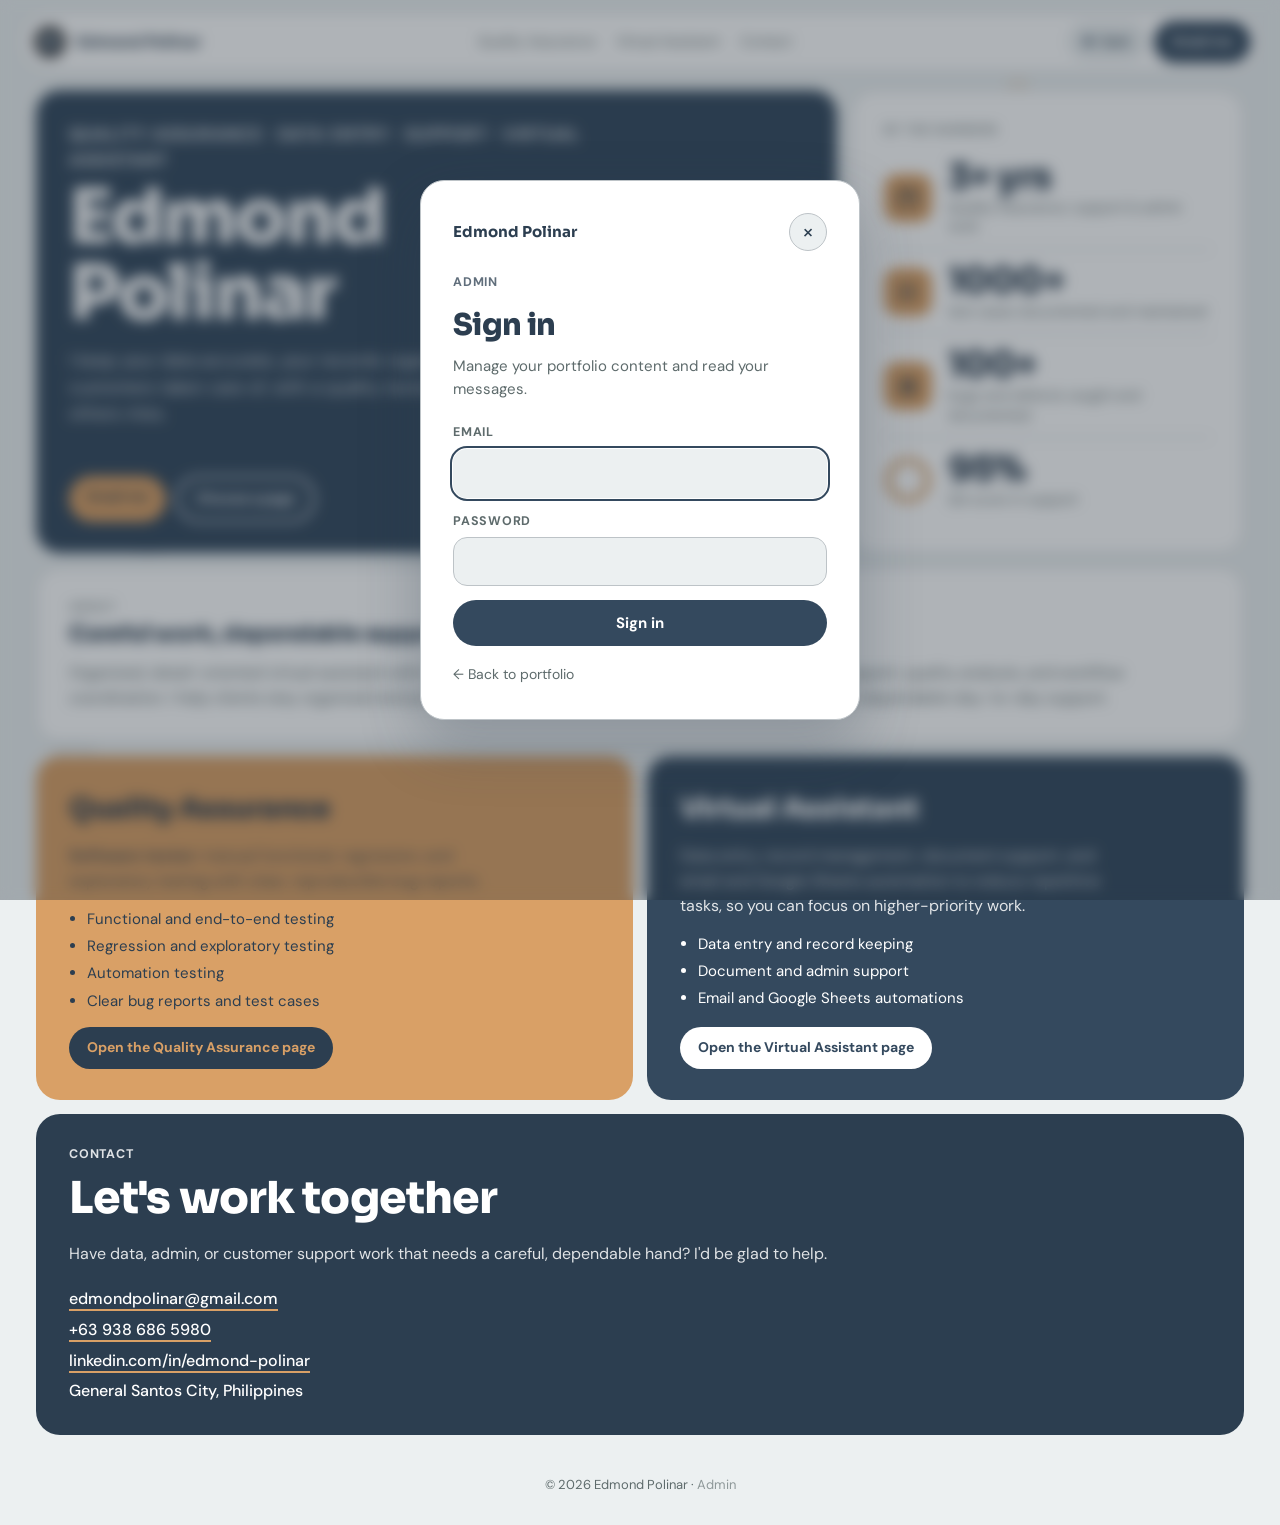
<file: admin/index.html>
<!DOCTYPE html>
<html lang="en">
<head>
<meta charset="UTF-8">
<meta http-equiv="Content-Security-Policy" content="default-src 'none'; script-src 'self'; style-src 'self' https://fonts.googleapis.com; font-src https://fonts.gstatic.com; img-src 'self' data:; connect-src https://trhinuauacwgjkpoigdm.supabase.co; base-uri 'none'; form-action 'self'">
<meta name="viewport" content="width=device-width, initial-scale=1, viewport-fit=cover">
<meta name="robots" content="noindex, nofollow">
<meta name="referrer" content="no-referrer">
<title>Dashboard | Edmond Polinar</title>
<link rel="icon" type="image/svg+xml" href="../favicon.svg">
<link rel="preconnect" href="https://fonts.googleapis.com">
<link rel="preconnect" href="https://fonts.gstatic.com" crossorigin>
<link href="https://fonts.googleapis.com/css2?family=Sora:wght@500;700;800&family=DM+Sans:wght@400;500;700&display=swap" rel="stylesheet">
<link rel="stylesheet" href="admin.css?v=3">
<script src="theme.js"></script>
</head>
<body>

<div class="gate" id="gate" role="status"><span class="spinner" aria-hidden="true"></span><span>Loading&hellip;</span></div>

<div class="app" id="app" hidden>
  <header class="topbar">
    <button class="menu-btn" id="menuBtn" type="button" aria-label="Open menu" aria-expanded="false" aria-controls="side">&#9776;</button>
    <b>Admin</b>
    <span class="badge" id="topBadge" hidden>0</span>
  </header>
  <div class="scrim" id="scrim"></div>

  <aside class="side" id="side" aria-label="Admin navigation">
    <div class="brand"><b>Edmond Polinar</b><span>Admin dashboard</span></div>
    <nav aria-label="Sections">
      <button class="nav-item" type="button" data-view="overview">Overview</button>
      <button class="nav-item" type="button" data-view="messages">Messages <span class="badge" id="unreadBadge" hidden>0</span></button>
      <button class="nav-item" type="button" data-view="skills">Skills</button>
      <button class="nav-item" type="button" data-view="experience">Work Experience</button>
      <button class="nav-item" type="button" data-view="projects">Projects <span class="soon-tag">Soon</span></button>
      <button class="nav-item" type="button" data-view="profile">Profile / About Me <span class="soon-tag">Soon</span></button>
      <button class="nav-item" type="button" data-view="media">Photo / Media Manager <span class="soon-tag">Soon</span></button>
      <button class="nav-item" type="button" data-view="settings">Settings <span class="soon-tag">Soon</span></button>
    </nav>
    <div class="spacer"></div>
    <div class="who" id="who"></div>
    <a class="nav-item" href="../">View portfolio</a>
    <button class="theme-btn" id="themeBtn" type="button" aria-label="Toggle dark mode"><span class="dot"></span><span id="themeLabel">Dark</span></button>
    <button class="nav-item" id="logoutBtn" type="button">Log out</button>
  </aside>

  <main class="main" id="main">

    <section id="view-overview" aria-labelledby="h-overview">
      <div class="page-head"><h1 id="h-overview">Overview</h1></div>
      <div class="stats">
        <div class="t blue stat"><div class="num" id="statTotal">&ndash;</div><div class="cap">Total messages</div></div>
        <div class="t yel stat"><div class="num" id="statUnread">&ndash;</div><div class="cap">Unread</div></div>
        <div class="t mint stat"><div class="num" id="statWeek">&ndash;</div><div class="cap">Received in the last 7 days</div></div>
        <div class="t ink stat"><div class="num" id="statLatest">&ndash;</div><div class="cap">Newest message</div></div>
      </div>
      <div class="t recent">
        <h2>Latest messages</h2>
        <div class="mlist" id="recent"></div>
      </div>
    </section>

    <section id="view-messages" aria-labelledby="h-messages" hidden>
      <div class="page-head">
        <h1 id="h-messages">Messages</h1>
        <button class="pill ghost small" id="refreshBtn" type="button">Refresh</button>
      </div>
      <div class="inbox" id="inbox">
        <div class="t mlist-wrap">
          <div class="toolbar">
            <input class="inp" id="search" type="search" placeholder="Search messages" aria-label="Search messages" autocomplete="off">
            <select class="inp" id="filter" aria-label="Filter messages">
              <option value="all">All</option>
              <option value="unread">Unread</option>
              <option value="read">Read</option>
            </select>
          </div>
          <div class="mlist" id="mlist"></div>
        </div>
        <article class="t mdetail" id="mdetail"></article>
      </div>
    </section>

    <section id="view-skills" aria-labelledby="h-skills" hidden>
      <div class="page-head"><h1 id="h-skills">Skills</h1></div>
      <p class="muted lead">These are the tools and platforms on your portfolio, grouped. Changes show on the live page right after you add, rename or remove one.</p>
      <div id="skillGroups" class="stack"></div>
      <form class="t addbar" id="skillForm" autocomplete="off">
        <h2>Add a skill</h2>
        <div class="two">
          <div class="field"><label for="skName">Name</label><input id="skName" maxlength="80" required placeholder="For example, Google Calendar"></div>
          <div class="field"><label for="skGroup">Group</label><input id="skGroup" maxlength="60" required list="skGroupList" placeholder="Pick one or type a new group"><datalist id="skGroupList"></datalist></div>
        </div>
        <button class="pill" type="submit" id="skAdd">Add skill</button>
      </form>
    </section>

    <section id="view-experience" aria-labelledby="h-experience" hidden>
      <div class="page-head"><h1 id="h-experience">Work Experience</h1><button class="pill small" type="button" id="expAdd">Add role</button></div>
      <p class="muted lead">Both dates are optional. Tick “Currently working here” to show Present. Write one point per line under “What I did”; each line becomes a bullet on your portfolio.</p>
      <div id="expList" class="stack"></div>
    </section>

    <section id="view-soon" hidden>
      <div class="page-head"><h1 id="soonTitle"></h1></div>
      <div class="t soon">
        <p class="eyebrow">Coming next</p>
        <h2 id="soonHead"></h2>
        <p id="soonText"></p>
      </div>
    </section>

  </main>
</div>

<dialog class="dlg" id="confirmDlg" aria-labelledby="dlgTitle">
  <h3 id="dlgTitle">Delete this message?</h3>
  <p id="dlgText"></p>
  <div class="acts">
    <button class="pill ghost small" id="dlgCancel" type="button">Cancel</button>
    <button class="pill danger small" id="dlgOk" type="button">Delete</button>
  </div>
</dialog>

<div class="toasts" id="toasts" aria-live="polite"></div>
<noscript><p class="gate">JavaScript is required for the admin dashboard.</p></noscript>

<script src="config.js"></script>
<script src="api.js"></script>
<script src="dashboard.js"></script>
</body>
</html>
</file>
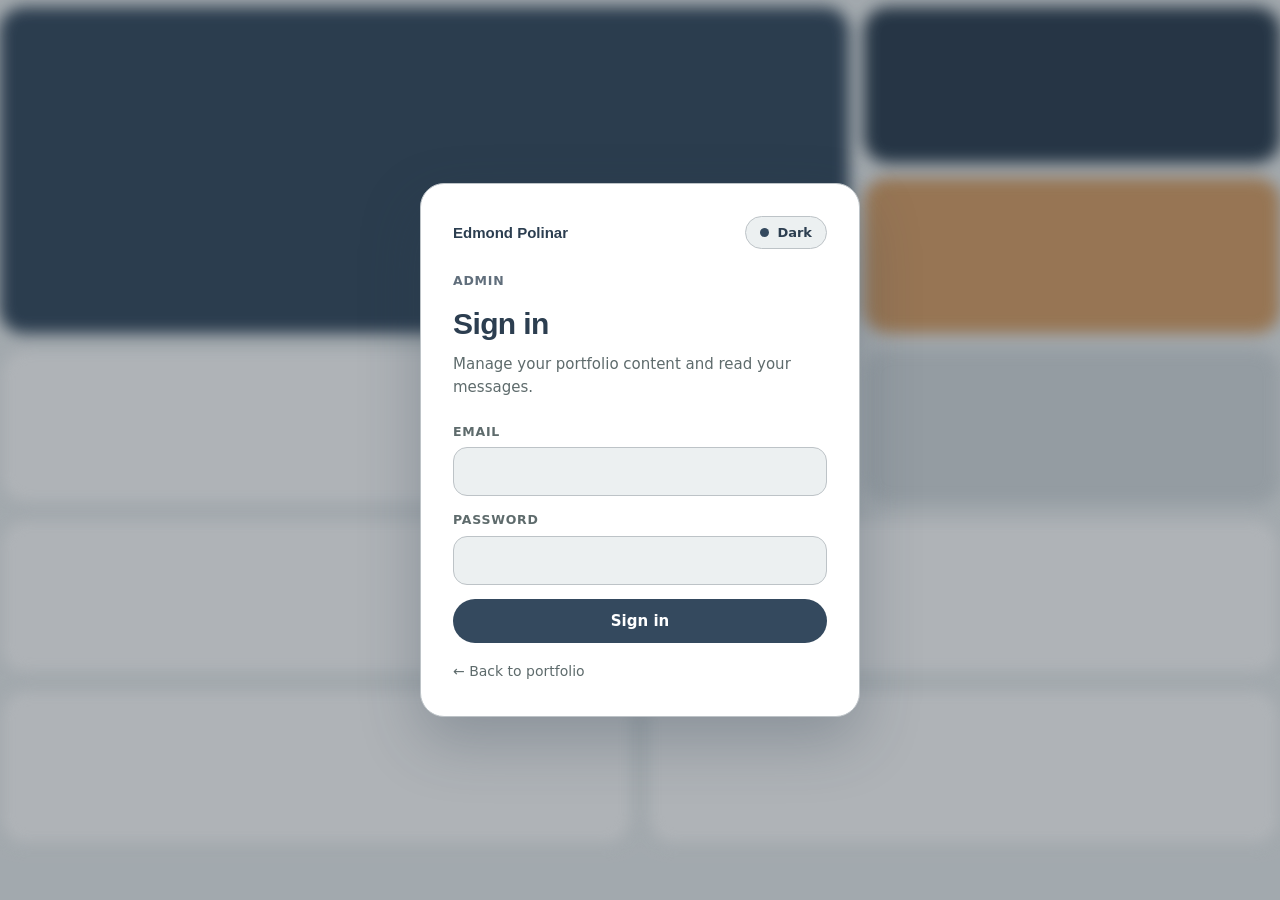
<file: admin/login/index.html>
<!DOCTYPE html>
<html lang="en">
<head>
<meta charset="UTF-8">
<meta http-equiv="Content-Security-Policy" content="default-src 'none'; script-src 'self'; style-src 'self' https://fonts.googleapis.com; font-src https://fonts.gstatic.com; img-src 'self' data:; connect-src https://trhinuauacwgjkpoigdm.supabase.co; base-uri 'none'; form-action 'self'">
<meta name="viewport" content="width=device-width, initial-scale=1, viewport-fit=cover">
<meta name="robots" content="noindex, nofollow">
<meta name="referrer" content="no-referrer">
<title>Admin sign in | Edmond Polinar</title>
<link rel="icon" type="image/svg+xml" href="../../favicon.svg">
<link rel="preconnect" href="https://fonts.googleapis.com">
<link rel="preconnect" href="https://fonts.gstatic.com" crossorigin>
<link href="https://fonts.googleapis.com/css2?family=Sora:wght@500;700;800&family=DM+Sans:wght@400;500;700&display=swap" rel="stylesheet">
<link rel="stylesheet" href="../admin.css?v=2">
<script src="../theme.js"></script>
<script src="../session-hint.js"></script>
</head>
<body>
<div class="gate gate-login" id="sessionGate" role="status"><span class="spinner" aria-hidden="true"></span><span>Loading&hellip;</span></div>
<div class="auth-bg" aria-hidden="true">
  <div class="ab-blue c4 r2"></div><div class="ab-ink c2"></div><div class="ab-yel c2"></div>
  <div class="c4"></div><div class="ab-mint c2"></div>
  <div class="c3"></div><div class="c3"></div><div class="c3"></div><div class="c3"></div>
</div>
<div class="auth-veil" aria-hidden="true"></div>
<main class="auth-wrap">
  <section class="t auth-card" aria-labelledby="title">
    <div class="auth-top">
      <b>Edmond Polinar</b>
      <button class="theme-btn" id="themeBtn" type="button" aria-label="Toggle dark mode"><span class="dot"></span><span id="themeLabel">Dark</span></button>
    </div>
    <p class="eyebrow">Admin</p>
    <h1 id="title">Sign in</h1>
    <p class="sub">Manage your portfolio content and read your messages.</p>

    <p class="form-msg" id="msg" role="alert" hidden></p>

    <form id="loginForm" novalidate>
      <div class="field">
        <label for="email">Email</label>
        <input id="email" name="email" type="email" autocomplete="username" inputmode="email" autocapitalize="none" spellcheck="false" required>
      </div>
      <div class="field">
        <label for="password">Password</label>
        <input id="password" name="password" type="password" autocomplete="current-password" required>
      </div>
      <button class="pill full" id="loginBtn" type="submit">Sign in</button>
    </form>

    <a class="back" href="../../">&larr; Back to portfolio</a>
    <noscript><p class="form-msg">JavaScript is required to sign in.</p></noscript>
  </section>
</main>
<script src="../config.js"></script>
<script src="../api.js"></script>
<script src="../login.js"></script>
</body>
</html>
</file>
<file: admin/admin.css>
:root{
  box-sizing:border-box;
  --page:#ECF0F1; --tile:#FFFFFF; --fg:#2C3E50; --soft:#5E6B6C; --line:#BDC3C7;
  --blue:#34495E; --blue-fg:#FFFFFF;
  --yel:#D9A066; --yel-fg:#2C3E50;
  --mint:#D5DBDE; --mint-fg:#2C3E50;
  --ink:#2C3E50; --ink-fg:#FFFFFF;
  --err-bg:#FFE3E6; --err-fg:#7A1020;
}
@media (prefers-color-scheme: dark){
  :root:not([data-theme="light"]){
    --page:#1B2631; --tile:#2C3E50; --fg:#ECF0F1; --soft:#BDC3C7; --line:#3F5468;
    --blue:#4A6580; --mint:#34495E; --mint-fg:#ECF0F1; --ink:#233140;
    --err-bg:#3A1620; --err-fg:#FFB4BE;
  }
}
:root[data-theme="dark"]{
  --page:#1B2631; --tile:#2C3E50; --fg:#ECF0F1; --soft:#BDC3C7; --line:#3F5468;
  --blue:#4A6580; --mint:#34495E; --mint-fg:#ECF0F1; --ink:#233140;
  --err-bg:#3A1620; --err-fg:#FFB4BE;
}
*{box-sizing:border-box;}
[hidden]{display:none !important;}
body{margin:0; background:var(--page); color:var(--fg); font-family:'DM Sans',system-ui,sans-serif; line-height:1.55;}
h1,h2,h3,.num{font-family:'Sora',sans-serif; margin:0;}
a{color:inherit;}
button{font-family:inherit;}

.pill{display:inline-block; text-decoration:none; background:var(--blue); color:var(--blue-fg); font-weight:700; font-size:14px; padding:10px 18px; border-radius:999px; border:0; cursor:pointer;}
.pill:hover{opacity:.92;}
.pill[disabled]{opacity:.6; cursor:progress;}
.pill.ghost{background:transparent; color:var(--fg); border:2px solid var(--line);}
.pill.danger{background:#C62839; color:#fff;}
.pill.small{padding:8px 14px; font-size:13px;}
.eyebrow{font-size:12.5px; font-weight:700; letter-spacing:.06em; text-transform:uppercase; margin:0 0 10px; opacity:.75;}
.t{background:var(--tile); border:1px solid var(--line); border-radius:24px; padding:24px;}
.t.blue{background:var(--blue); color:var(--blue-fg); border-color:transparent;}
.t.yel{background:var(--yel); color:var(--yel-fg); border-color:transparent;}
.t.mint{background:var(--mint); color:var(--mint-fg); border-color:transparent;}
.t.ink{background:var(--ink); color:var(--ink-fg); border-color:transparent;}
.muted{color:var(--soft);}
:focus-visible{outline:2px solid var(--blue); outline-offset:2px;}

/* forms */
.field{display:flex; flex-direction:column; gap:6px; margin-bottom:14px;}
.field label{font-size:12.5px; font-weight:700; letter-spacing:.06em; text-transform:uppercase; color:var(--soft);}
.field input,.field select,.inp{font:inherit; font-size:15px; color:var(--fg); background:var(--page); border:1px solid var(--line); border-radius:14px; padding:12px 14px; width:100%;}
.field input:focus,.inp:focus,.field select:focus{outline:2px solid var(--blue); outline-offset:1px; border-color:transparent;}
.form-msg{margin:0 0 14px; padding:12px 14px; border-radius:14px; font-size:14px; font-weight:500; background:var(--err-bg); color:var(--err-fg);}
.form-msg.info{background:var(--page); color:var(--fg); border:1px solid var(--line);}

/* theme button */
.theme-btn{display:flex; align-items:center; gap:8px; background:var(--page); border:1px solid var(--line); border-radius:999px; padding:8px 14px; font-size:13px; font-weight:700; color:var(--fg); cursor:pointer;}
.theme-btn .dot{width:9px; height:9px; border-radius:50%; background:var(--blue);}

/* ---------- login ---------- */
.auth-wrap{position:relative; z-index:1; min-height:100dvh; display:flex; align-items:center; justify-content:center; padding:24px 16px;}
.auth-card{width:min(440px,100%); padding:32px; box-shadow:0 24px 60px rgba(44,62,80,.28); animation:authpop .18s ease-out;}
@keyframes authpop{from{opacity:0; transform:translateY(8px) scale(.98);} to{opacity:1; transform:none;}}
@media (prefers-reduced-motion: reduce){.auth-card{animation:none;}}
/* blurred decorative backdrop behind the sign-in card */
.auth-bg{position:fixed; inset:0; z-index:0; padding:24px; display:grid; grid-template-columns:repeat(6,1fr); grid-auto-rows:150px; gap:14px; overflow:hidden; filter:blur(7px); transform:scale(1.04); pointer-events:none;}
.auth-bg div{background:var(--tile); border:1px solid var(--line); border-radius:24px;}
.auth-bg .ab-blue{background:var(--blue); border-color:transparent;}
.auth-bg .ab-ink{background:var(--ink); border-color:transparent;}
.auth-bg .ab-yel{background:var(--yel); border-color:transparent;}
.auth-bg .ab-mint{background:var(--mint); border-color:transparent;}
.auth-bg .c2{grid-column:span 2;} .auth-bg .c3{grid-column:span 3;} .auth-bg .c4{grid-column:span 4;} .auth-bg .r2{grid-row:span 2;}
.auth-veil{position:fixed; inset:0; z-index:0; background:rgba(27,38,49,.35);}
.has-session .auth-bg,.has-session .auth-veil{display:none;}
@media (max-width:760px){
  .auth-bg{grid-template-columns:repeat(2,1fr); grid-auto-rows:120px;}
  .auth-bg .c2,.auth-bg .c3,.auth-bg .c4{grid-column:auto;} .auth-bg .r2{grid-row:auto;}
}
.auth-card h1{font-size:30px; letter-spacing:-.02em; margin-bottom:6px;}
.auth-card .sub{margin:0 0 22px; color:var(--soft); font-size:15px;}
.auth-top{display:flex; align-items:center; justify-content:space-between; margin-bottom:22px;}
.auth-top b{font-family:'Sora',sans-serif; font-size:15px;}
.gate.gate-login{display:none;}
.has-session .gate.gate-login{display:flex;}
.has-session .auth-wrap{display:none;}
.spinner{width:22px; height:22px; margin-right:12px; border:3px solid var(--line); border-top-color:var(--blue); border-radius:50%; animation:spin .8s linear infinite;}
@keyframes spin{to{transform:rotate(360deg);}}
@media (prefers-reduced-motion: reduce){.spinner{animation:none; border-top-color:var(--blue);}}
.auth-card .pill.full{width:100%; padding:13px 18px; font-size:15px;}
.back{display:inline-block; margin-top:18px; font-size:14px; color:var(--soft); text-decoration:none;}
.back:hover{color:var(--fg);}

/* ---------- gate ---------- */
.gate{position:fixed; inset:0; background:var(--page); display:flex; align-items:center; justify-content:center; z-index:100; color:var(--soft); font-weight:500;}

/* ---------- app shell ---------- */
.app{display:grid; grid-template-columns:248px 1fr; min-height:100dvh;}
.side{position:sticky; top:0; height:100dvh; padding:18px 14px; display:flex; flex-direction:column; gap:6px; background:var(--tile); border-right:1px solid var(--line); overflow:auto;}
.brand{padding:6px 12px 14px;}
.brand b{font-family:'Sora',sans-serif; font-size:16px; display:block;}
.brand span{font-size:12px; color:var(--soft);}
.nav-item{display:flex; align-items:center; gap:10px; width:100%; text-align:left; padding:10px 14px; border-radius:14px; border:0; background:none; font:inherit; font-size:14.5px; font-weight:500; color:var(--soft); text-decoration:none; cursor:pointer;}
.nav-item:hover{background:var(--page); color:var(--fg);}
.nav-item[aria-current="page"]{background:var(--blue); color:var(--blue-fg); font-weight:700;}
.badge{margin-left:auto; background:var(--yel); color:var(--yel-fg); font-size:12px; font-weight:800; border-radius:999px; padding:1px 8px;}
.side .spacer{flex:1;}
.side .who{padding:8px 14px; font-size:12.5px; color:var(--soft); overflow-wrap:anywhere;}
.main{padding:24px 28px 48px; min-width:0; max-width:1180px; width:100%;}
.page-head{display:flex; align-items:center; justify-content:space-between; gap:12px; margin-bottom:18px; flex-wrap:wrap;}
.page-head h1{font-size:clamp(24px,4vw,32px); letter-spacing:-.02em;}
.topbar{display:none; position:sticky; top:0; z-index:20; align-items:center; justify-content:space-between; gap:10px; padding:10px 14px; background:var(--tile); border-bottom:1px solid var(--line);}
.topbar b{font-family:'Sora',sans-serif; font-size:15px;}
.menu-btn{width:40px; height:40px; border-radius:12px; border:1px solid var(--line); background:var(--page); color:var(--fg); font-size:20px; cursor:pointer;}
.scrim{display:none;}

/* overview */
.stats{display:grid; grid-template-columns:repeat(4,1fr); gap:14px; margin-bottom:14px;}
.stat{min-height:130px; display:flex; flex-direction:column; justify-content:flex-end;}
.num{font-size:clamp(34px,5vw,48px); font-weight:800; line-height:1; letter-spacing:-.03em;}
.stat .cap{font-size:14px; margin-top:8px; opacity:.85;}
.recent h2{font-size:18px; margin-bottom:10px;}

/* inbox */
.inbox{display:grid; grid-template-columns:minmax(300px,390px) 1fr; gap:14px; align-items:start;}
.mlist-wrap{padding:12px;}
.toolbar{display:flex; gap:8px; margin-bottom:10px; flex-wrap:wrap;}
.toolbar .inp{flex:1 1 140px; padding:10px 12px;}
.toolbar select.inp{flex:0 0 auto; width:auto;}
.mlist{max-height:calc(100dvh - 230px); overflow:auto; display:flex; flex-direction:column; gap:2px;}
.mrow{display:flex; gap:10px; width:100%; text-align:left; background:none; border:0; border-radius:16px; padding:12px; cursor:pointer; color:inherit; font:inherit;}
.mrow:hover{background:var(--page);}
.mrow[aria-current="true"]{background:var(--page); box-shadow:inset 0 0 0 2px var(--blue);}
.mrow .dot{width:9px; height:9px; border-radius:50%; background:transparent; flex:none; margin-top:7px;}
.mrow.unread .dot{background:var(--blue);}
.mrow .col{min-width:0; flex:1;}
.mrow .top{display:flex; justify-content:space-between; gap:8px;}
.mrow .who{font-weight:500; overflow:hidden; text-overflow:ellipsis; white-space:nowrap;}
.mrow .when{font-size:12px; color:var(--soft); flex:none;}
.mrow .subj{font-size:14px; overflow:hidden; text-overflow:ellipsis; white-space:nowrap;}
.mrow.unread .who,.mrow.unread .subj{font-weight:700;}
.mrow .prev{font-size:13.5px; color:var(--soft); overflow:hidden; text-overflow:ellipsis; white-space:nowrap;}
.empty{padding:28px 12px; text-align:center; color:var(--soft); font-size:14.5px;}
.mdetail{padding:26px; min-height:260px;}
.mdetail h2{font-size:22px; letter-spacing:-.01em; margin-bottom:8px; overflow-wrap:anywhere;}
.mdetail .meta{font-size:14px; color:var(--soft); display:grid; gap:2px;}
.mdetail .meta a{text-decoration:none; border-bottom:2px solid var(--yel); color:var(--fg);}
.mdetail .body{white-space:pre-wrap; overflow-wrap:anywhere; background:var(--page); border:1px solid var(--line); border-radius:16px; padding:16px; margin:18px 0; font-size:15.5px;}
.acts{display:flex; gap:8px; flex-wrap:wrap;}
.back-list{display:none; margin-bottom:14px;}
.note{margin-top:16px; font-size:13px; color:var(--soft);}

.mrow .col > .subj,.mrow .col > .prev{display:block;}
.mrow,.mrow .top{min-width:0;}
.mrow .who{flex:1 1 auto; min-width:0;}
.inbox > *,.mlist-wrap,.mdetail,.toolbar .inp{min-width:0;}
.sr{position:absolute; width:1px; height:1px; overflow:hidden; clip:rect(0,0,0,0); white-space:nowrap;}
.soon-tag{margin-left:auto; font-size:11px; font-weight:700; letter-spacing:.05em; text-transform:uppercase; opacity:.55;}
.side .theme-btn{margin:6px 0; align-self:flex-start;}
.recent .mlist{max-height:none;}
.gate button{margin-left:10px;}

/* placeholders */
.soon h2{font-size:20px; margin-bottom:8px;}
.soon p{margin:0 0 6px; color:var(--soft); max-width:60ch;}

/* dialog + toast */
dialog.dlg{border:1px solid var(--line); border-radius:24px; background:var(--tile); color:var(--fg); padding:24px; width:min(420px,calc(100% - 32px)); box-shadow:0 24px 60px rgba(44,62,80,.28);}
dialog.dlg::backdrop{background:rgba(27,38,49,.55); backdrop-filter:blur(3px);}
dialog.dlg h3{font-size:18px; margin-bottom:8px;}
dialog.dlg p{margin:0 0 18px; color:var(--soft);}
dialog.dlg .acts{justify-content:flex-end;}
.toasts{position:fixed; right:16px; bottom:16px; z-index:200; display:flex; flex-direction:column; gap:8px; width:min(360px,calc(100% - 32px));}
.toast{background:var(--ink); color:var(--ink-fg); padding:12px 16px; border-radius:14px; font-size:14px; font-weight:500; box-shadow:0 10px 30px rgba(44,62,80,.3);}
.toast.err{background:#C62839;}
.toast.ok{background:#127A4D;}

@media (max-width:900px){
  .app{grid-template-columns:minmax(0,1fr); align-content:start;}
  .topbar{display:flex;}
  .side{position:fixed; inset:0 auto 0 0; width:min(290px,86vw); height:100dvh; z-index:40; transform:translateX(-102%); transition:transform .2s ease;}
  .side.open{transform:none; box-shadow:0 0 60px rgba(0,0,0,.35);}
  .scrim.show{display:block; position:fixed; inset:0; background:rgba(27,38,49,.5); z-index:35;}
  .main{padding:18px 14px 40px;}
  .stats{grid-template-columns:repeat(2,minmax(0,1fr));}
  .inbox{grid-template-columns:minmax(0,1fr);}
  .inbox .mdetail{display:none;}
  .inbox.detail-open .mlist-wrap{display:none;}
  .inbox.detail-open .mdetail{display:block;}
  .back-list{display:inline-block;}
  .mlist{max-height:none;}
}
@media (prefers-reduced-motion: reduce){.side{transition:none;}}

/* skills + experience managers */
.lead{max-width:62ch; margin:0 0 16px;}
.stack{display:flex; flex-direction:column; gap:14px; margin-bottom:14px;}
.two{display:grid; grid-template-columns:1fr 1fr; gap:12px;}
.two > *{min-width:0;}
.sk-head{display:flex; align-items:center; justify-content:space-between; gap:12px; margin-bottom:10px;}
.sk-group h2{font-size:16px;}
.sk-acts{display:flex; gap:8px; flex-shrink:0;}
.sk-rename{max-width:320px; padding:8px 12px; font-size:15px;}
.sk-chips{display:flex; flex-wrap:wrap; gap:8px;}
.sk-chip{display:inline-flex; align-items:center; gap:6px; background:var(--page); border:1px solid var(--line); border-radius:999px; padding:4px 5px 4px 12px; font-size:14px;}
.sk-chip button{width:24px; height:24px; border-radius:50%; border:0; background:var(--tile); color:var(--fg); cursor:pointer; font-size:16px; line-height:1;}
.sk-chip button:hover{background:var(--err-bg); color:var(--err-fg);}
.addbar h2{font-size:16px; margin-bottom:12px;}
.exp-card{display:flex; flex-direction:column; gap:2px;}
.exp-card.hidden-role{opacity:.7;}
.exp-card textarea.inp{min-height:130px; resize:vertical; line-height:1.5;}
.field .hint,.exp-card .hint{font-size:12.5px; color:var(--soft); margin:2px 0 10px;}
.exp-card .sw{display:inline-flex; align-items:center; gap:8px; font-size:14px; font-weight:500; margin:2px 16px 8px 0; cursor:pointer;}
.exp-card .sw input{accent-color:var(--blue); width:17px; height:17px;}
.exp-card .head-row{display:flex; justify-content:space-between; gap:10px; align-items:center; margin-bottom:10px; flex-wrap:wrap;}
.exp-card .head-row b{font-family:'Sora',sans-serif; font-size:15px; overflow-wrap:anywhere;}
.exp-card .acts{margin-top:8px;}
.exp-card .acts .grow{flex:1;}
@media (max-width:640px){.two{grid-template-columns:1fr;}}
</file>
